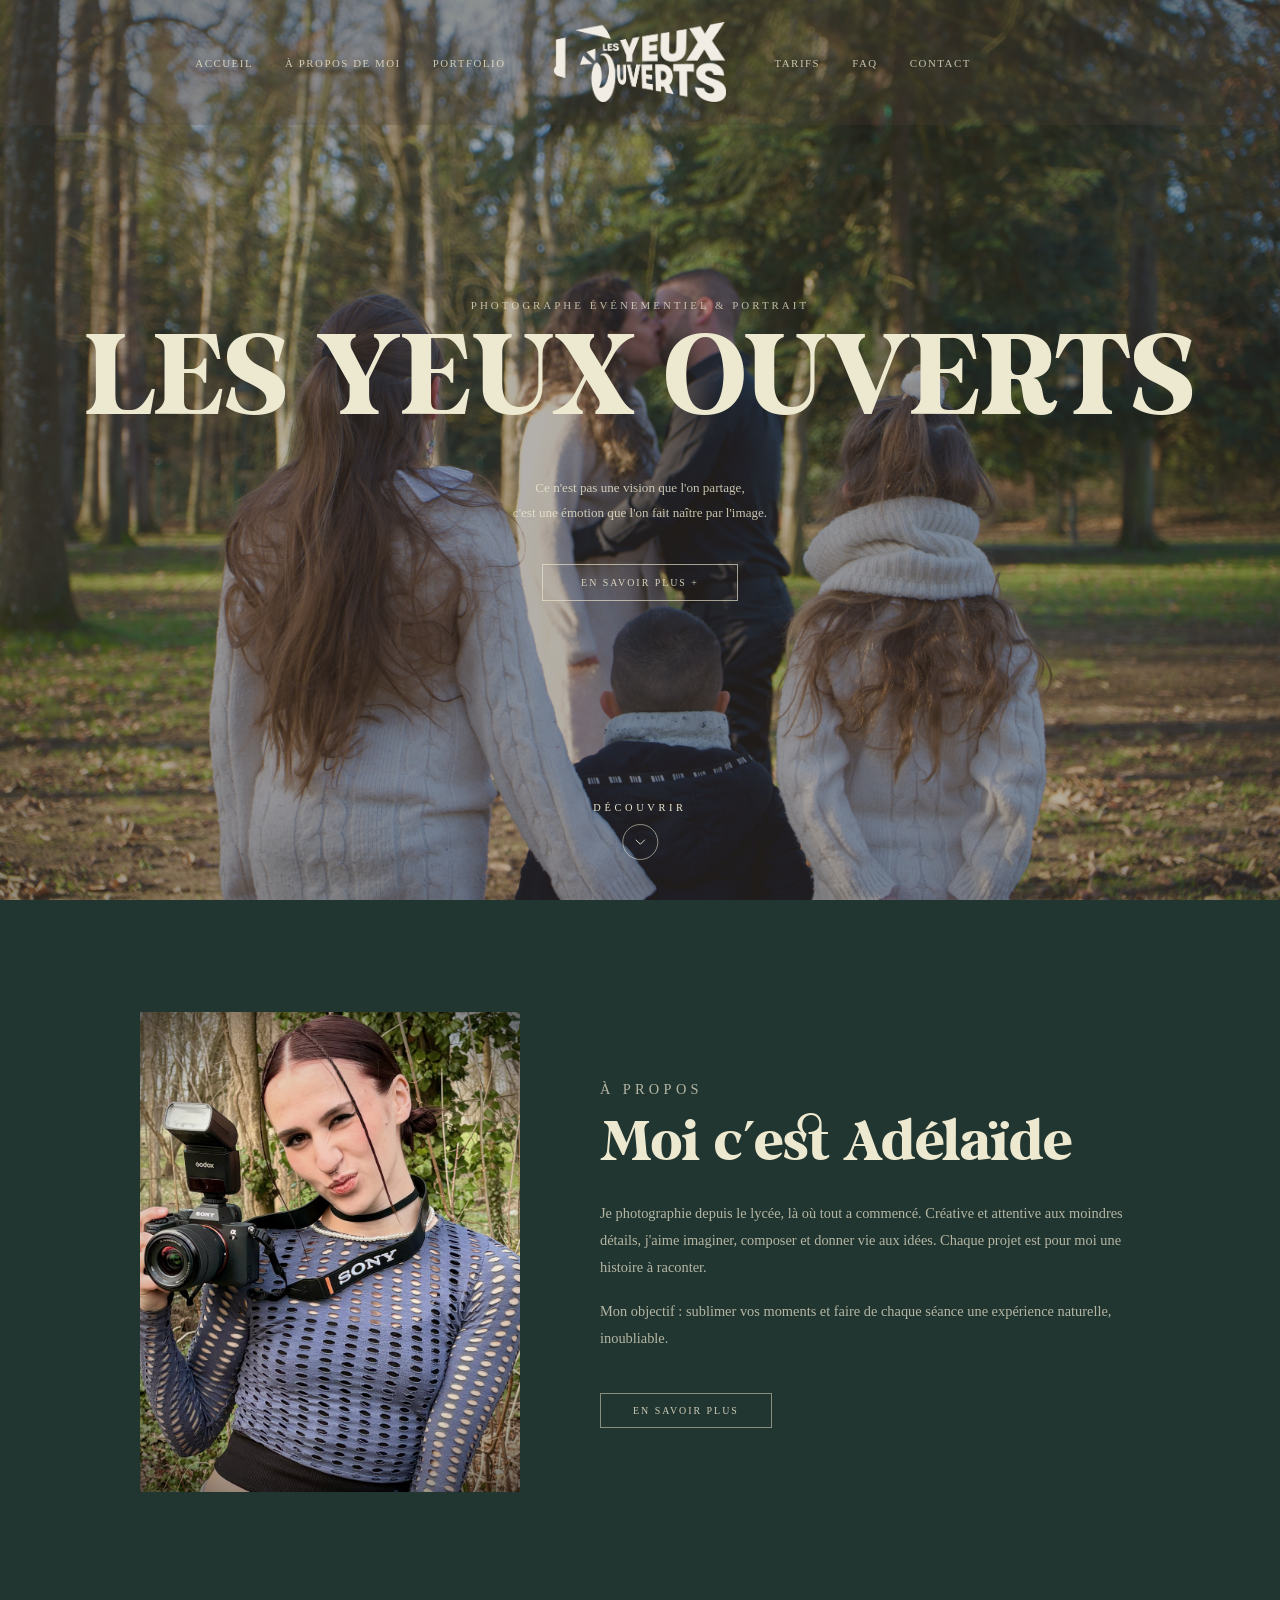
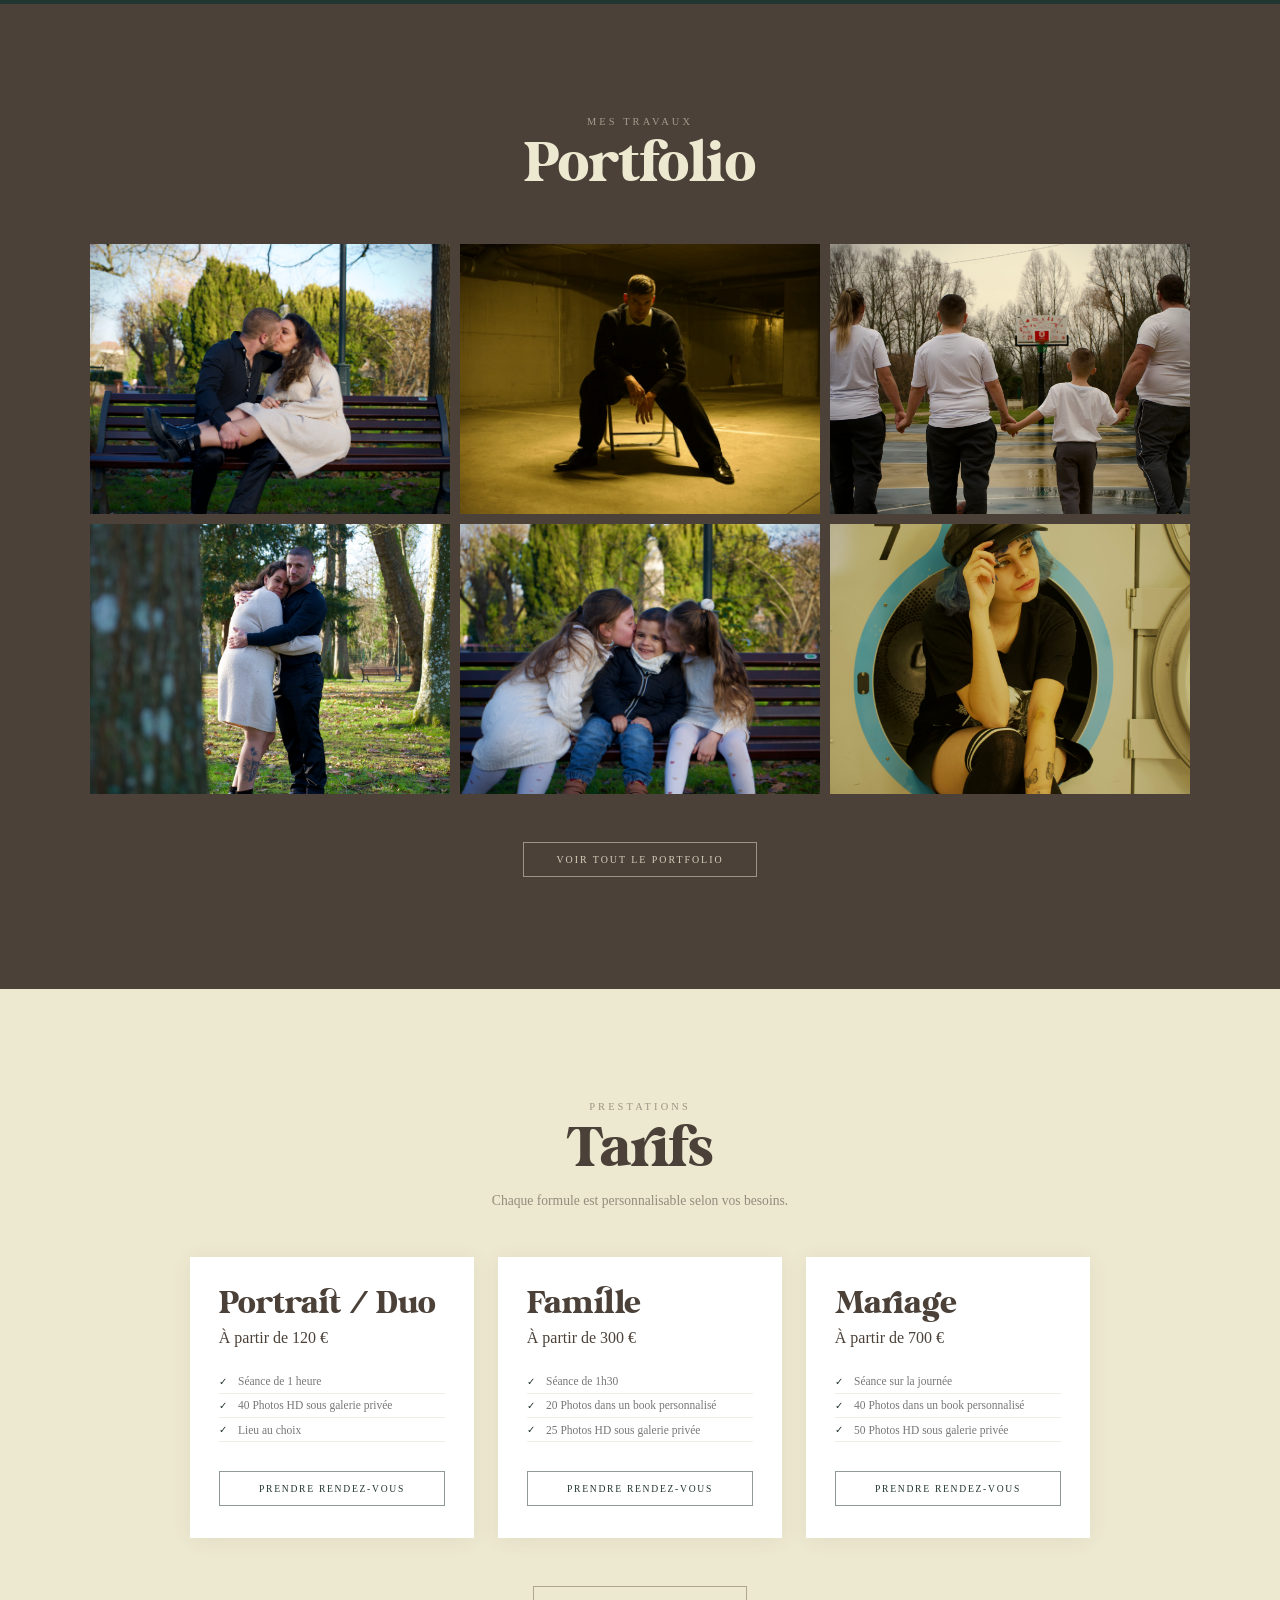
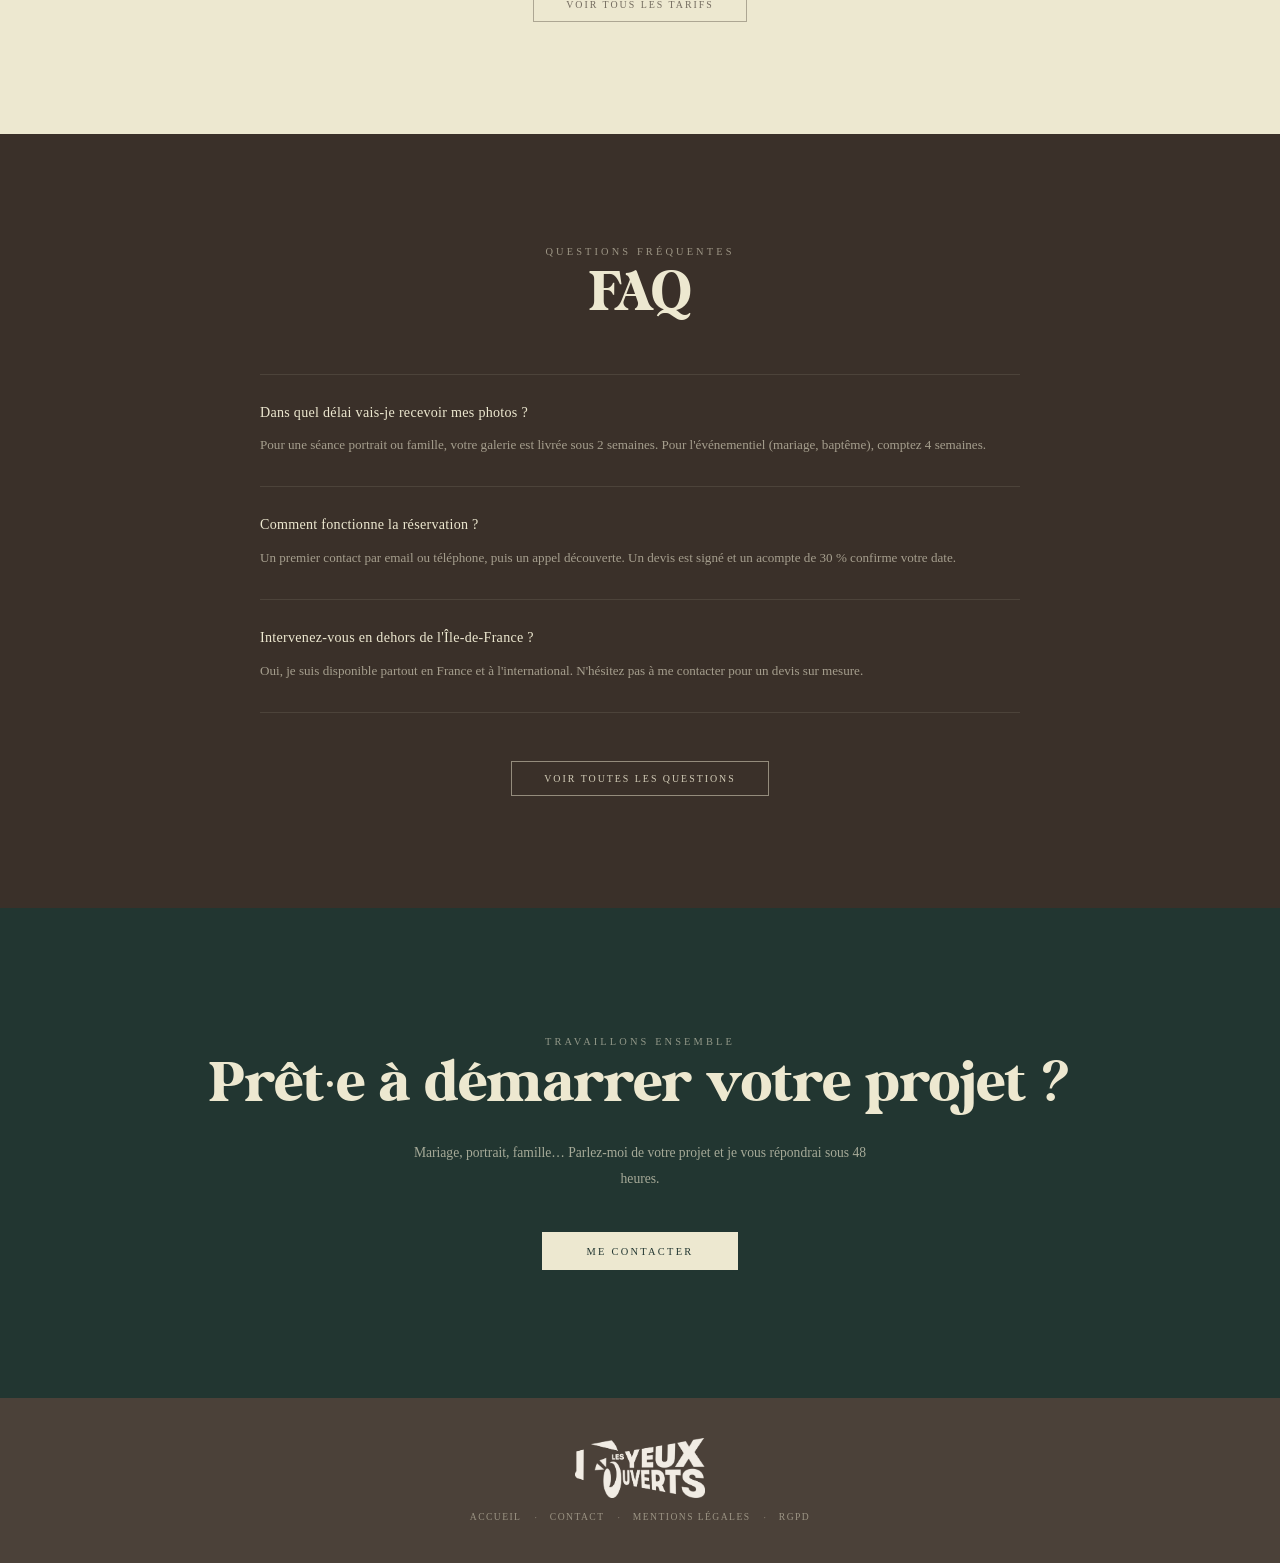
<file: index.html>
<!DOCTYPE HTML>
<html lang="fr">
<head>
	<meta charset="utf-8" />
	<meta name="viewport" content="width=device-width, initial-scale=1, user-scalable=no" />
	<title>Les yeux ouverts — Photographe mariage & portrait en Île-de-France</title>
	<meta name="description" content="Adélaïde Dronne, Photographe événementielle et portrait en Île-de-France. Mariages, Portraits, Familles, Baptêmes, Automobile, Anniversaire, Naissance, Entreprise, Évènement sportif" />
	<link rel="canonical" href="https://les-yeux-ouverts.fr/" />
	<meta property="og:type" content="website" />
	<meta property="og:url" content="https://les-yeux-ouverts.fr/" />
	<meta property="og:title" content="Les yeux ouverts — Photographe mariage & portrait en Île-de-France" />
	<meta property="og:description" content="Adélaïde Dronne, Photographe événementielle et portrait en Île-de-France. Mariages, Portraits, Familles, Baptêmes, Automobile, Anniversaire, Naissance, Entreprise, Evènement sportif" />
	<meta property="og:image" content="https://les-yeux-ouverts.fr/images/favicon.png" />
	<meta property="og:locale" content="fr_FR" />
	<script type="application/ld+json">
	{
	  "@context": "https://schema.org",
	  "@type": "ProfessionalService",
	  "name": "Les yeux ouverts",
	  "description": "Photographe événementielle et portrait en Île-de-France, spécialisée en mariage, portrait, famille et baptême.",
	  "url": "https://les-yeux-ouverts.fr/",
	  "image": "https://les-yeux-ouverts.fr/images/about.jpg",
	  "telephone": "+33762194179",
	  "email": "lesyeuxouverts@icloud.com",
	  "address": {
	    "@type": "PostalAddress",
	    "addressRegion": "Île-de-France",
	    "addressCountry": "FR"
	  },
	  "areaServed": [
	    {
	      "@type": "Country",
	      "name": "France"
	    },
	    {
	      "@type": "City",
	      "name": "La Ferté-Gaucher"
	    },
	    {
	      "@type": "City",
	      "name": "Marne-la-Vallée"
	    }
	  ],
	  "sameAs": [
	    "https://www.instagram.com/lesyeuxouverts",
	    "https://www.facebook.com/share/1DU2SxT2sF/",
	    "https://www.tiktok.com/@lesyeux.ouverts"
	  ],
	  "priceRange": "€€"
	}
	</script>
	<link rel="icon" type="image/png" href="images/favicon.png">
	<link rel="stylesheet" href="assets/css/main.css" />
</head>
<body>

	<!-- Navigation -->
	<nav id="navbar">
		<ul class="nav-left">
			<li><a href="index.html">Accueil</a></li>
			<li><a href="a-propos.html">À propos de moi</a></li>
			<li><a href="portfolio.html">Portfolio</a></li>
		</ul>
		<div class="nav-brand">
			<a href="index.html"><img src="images/logo.png" alt="Les yeux ouverts" class="nav-logo" /></a>
		</div>
		<ul class="nav-right">
			<li><a href="tarifs.html">Tarifs</a></li>
			<li><a href="faq.html">FAQ</a></li>
			<li><a href="contact.html">Contact</a></li>
		</ul>
		<button class="hamburger" id="hamburger" aria-label="Menu">
			<span></span>
			<span></span>
			<span></span>
		</button>
	</nav>

	<div id="nav-mobile">
		<a href="index.html" class="active">Accueil</a>
		<a href="a-propos.html">À propos de moi</a>
		<a href="portfolio.html">Portfolio</a>
		<a href="tarifs.html">Tarifs</a>
		<a href="faq.html">FAQ</a>
		<a href="contact.html">Contact</a>
	</div>

	<!-- Hero -->
	<section id="hero">
		<div class="hero-content">
			<p class="hero-subtitle">Photographe Événementiel &amp; portrait</p>
			<h1 class="hero-title">Les yeux ouverts</h1>
			<p class="hero-description">
				Ce n'est pas une vision que l'on partage,<br>
				c'est une émotion que l'on fait naître par l'image.
			</p>
			<a href="tarifs.html" class="hero-btn">En savoir plus +</a>
		</div>
		<a href="#home-about" class="scroll-indicator" aria-label="Défiler vers le bas">
			<span class="scroll-text">Découvrir</span>
			<svg xmlns="http://www.w3.org/2000/svg" viewBox="0 0 24 24" fill="none" stroke="currentColor" stroke-width="1.2"><polyline points="6 9 12 15 18 9"/></svg>
		</a>
	</section>

	<!-- À propos preview -->
	<section id="home-about">
		<div class="home-about-inner">
			<div class="home-about-img">
				<img src="images/about.jpg" alt="Adélaïde Dronne photographe" />
			</div>
			<div class="home-about-text">
				<p class="home-label">À propos</p>
				<h2 class="home-title">Moi c'est Adélaïde</h2>
				<p>Je photographie depuis le lycée, là où tout a commencé. Créative et attentive aux moindres détails, j'aime imaginer, composer et donner vie aux idées. Chaque projet est pour moi une histoire à raconter.</p>
				<p>Mon objectif : sublimer vos moments et faire de chaque séance une expérience naturelle, inoubliable.</p>
				<a href="a-propos.html" class="home-link">En savoir plus</a>
			</div>
		</div>
	</section>

	<!-- Portfolio preview -->
	<section id="home-portfolio">
		<div class="home-section-header">
			<p class="home-label">Mes travaux</p>
			<h2 class="home-title">Portfolio</h2>
		</div>
		<div class="home-portfolio-grid">
			<div class="home-portfolio-item"><img src="images/portfolio/DSC00042.jpeg" alt="Couple au parc" /></div>
			<div class="home-portfolio-item"><img src="images/portfolio/DSC00379.jpeg" alt="Portrait" /></div>
			<div class="home-portfolio-item"><img src="images/portfolio/IMG_3418.jpeg" alt="Famille" /></div>
			<div class="home-portfolio-item"><img src="images/portfolio/DSC00152.jpeg" alt="Couple enlacé" /></div>
			<div class="home-portfolio-item"><img src="images/portfolio/DSC00064.jpeg" alt="Enfants" /></div>
			<div class="home-portfolio-item"><img src="images/portfolio/DSC00489.jpeg" alt="Portrait femme" /></div>
		</div>
		<div class="home-center">
			<a href="portfolio.html" class="home-link">Voir tout le portfolio</a>
		</div>
	</section>

	<!-- Tarifs preview -->
	<section id="home-tarifs">
		<div class="home-section-header">
			<p class="home-label">Prestations</p>
			<h2 class="home-title">Tarifs</h2>
			<p class="home-intro">Chaque formule est personnalisable selon vos besoins.</p>
		</div>
		<div class="home-tarifs-grid">
			<div class="home-card">
				<h3 class="home-card-title">Portrait / Duo</h3>
				<p class="home-card-price">À partir de 120 €</p>
				<ul class="home-card-features">
					<li>Séance de 1 heure</li>
					<li>40 Photos HD sous galerie privée</li>
					<li>Lieu au choix</li>
				</ul>
				<a href="contact.html" class="home-card-btn">Prendre rendez-vous</a>
			</div>
			<div class="home-card">
				<h3 class="home-card-title">Famille</h3>
				<p class="home-card-price">À partir de 300 €</p>
				<ul class="home-card-features">
					<li>Séance de 1h30</li>
					<li>20 Photos dans un book personnalisé</li>
					<li>25 Photos HD sous galerie privée</li>
				</ul>
				<a href="contact.html" class="home-card-btn">Prendre rendez-vous</a>
			</div>
			<div class="home-card">
				<h3 class="home-card-title">Mariage</h3>
				<p class="home-card-price">À partir de 700 €</p>
				<ul class="home-card-features">
					<li>Séance sur la journée</li>
					<li>40 Photos dans un book personnalisé</li>
					<li>50 Photos HD sous galerie privée</li>
				</ul>
				<a href="contact.html" class="home-card-btn">Prendre rendez-vous</a>
			</div>
		</div>
		<div class="home-center">
			<a href="tarifs.html" class="home-link">Voir tous les tarifs</a>
		</div>
	</section>

	<!-- FAQ preview -->
	<section id="home-faq">
		<div class="home-section-header">
			<p class="home-label">Questions fréquentes</p>
			<h2 class="home-title">FAQ</h2>
		</div>
		<div class="home-faq-list">
			<div class="home-faq-item">
				<p class="home-faq-question">Dans quel délai vais-je recevoir mes photos ?</p>
				<p class="home-faq-answer">Pour une séance portrait ou famille, votre galerie est livrée sous 2 semaines. Pour l'événementiel (mariage, baptême), comptez 4 semaines.</p>
			</div>
			<div class="home-faq-item">
				<p class="home-faq-question">Comment fonctionne la réservation ?</p>
				<p class="home-faq-answer">Un premier contact par email ou téléphone, puis un appel découverte. Un devis est signé et un acompte de 30 % confirme votre date.</p>
			</div>
			<div class="home-faq-item">
				<p class="home-faq-question">Intervenez-vous en dehors de l'Île-de-France ?</p>
				<p class="home-faq-answer">Oui, je suis disponible partout en France et à l'international. N'hésitez pas à me contacter pour un devis sur mesure.</p>
			</div>
		</div>
		<div class="home-center">
			<a href="faq.html" class="home-link">Voir toutes les questions</a>
		</div>
	</section>

	<!-- Contact CTA -->
	<section id="home-contact">
		<p class="home-label">Travaillons ensemble</p>
		<h2 class="home-title">Prêt·e à démarrer votre projet ?</h2>
		<p class="home-contact-desc">Mariage, portrait, famille… Parlez-moi de votre projet et je vous répondrai sous 48 heures.</p>
		<a href="contact.html" class="home-contact-btn">Me contacter</a>
	</section>

	<!-- Footer -->
	<footer id="footer">
		<div class="footer-inner">
			<div class="footer-brand"><img src="images/logo.png" alt="Les yeux ouverts" class="footer-logo" /></div>
			<div class="footer-links">
				<a href="index.html">Accueil</a>
				<span>·</span>
				<a href="contact.html">Contact</a>
				<span>·</span>
				<a href="mentions-legales.html">Mentions légales</a>
				<span>·</span>
				<a href="rgpd.html">RGPD</a>
			</div>
		</div>
	</footer>

	<script src="assets/js/nav.js"></script>
	<script>
		document.querySelector('.scroll-indicator').addEventListener('click', function(e) {
			e.preventDefault();
			const target = document.querySelector('#home-about');
			const start = window.scrollY;
			const end = target.getBoundingClientRect().top + window.scrollY;
			const duration = 1200;
			let startTime = null;

			function easeInOutCubic(t) {
				return t < 0.5 ? 4 * t * t * t : 1 - Math.pow(-2 * t + 2, 3) / 2;
			}

			function step(timestamp) {
				if (!startTime) startTime = timestamp;
				const elapsed = timestamp - startTime;
				const progress = Math.min(elapsed / duration, 1);
				window.scrollTo(0, start + (end - start) * easeInOutCubic(progress));
				if (progress < 1) requestAnimationFrame(step);
			}

			requestAnimationFrame(step);
		});
	</script>
</body>
</html>
</file>
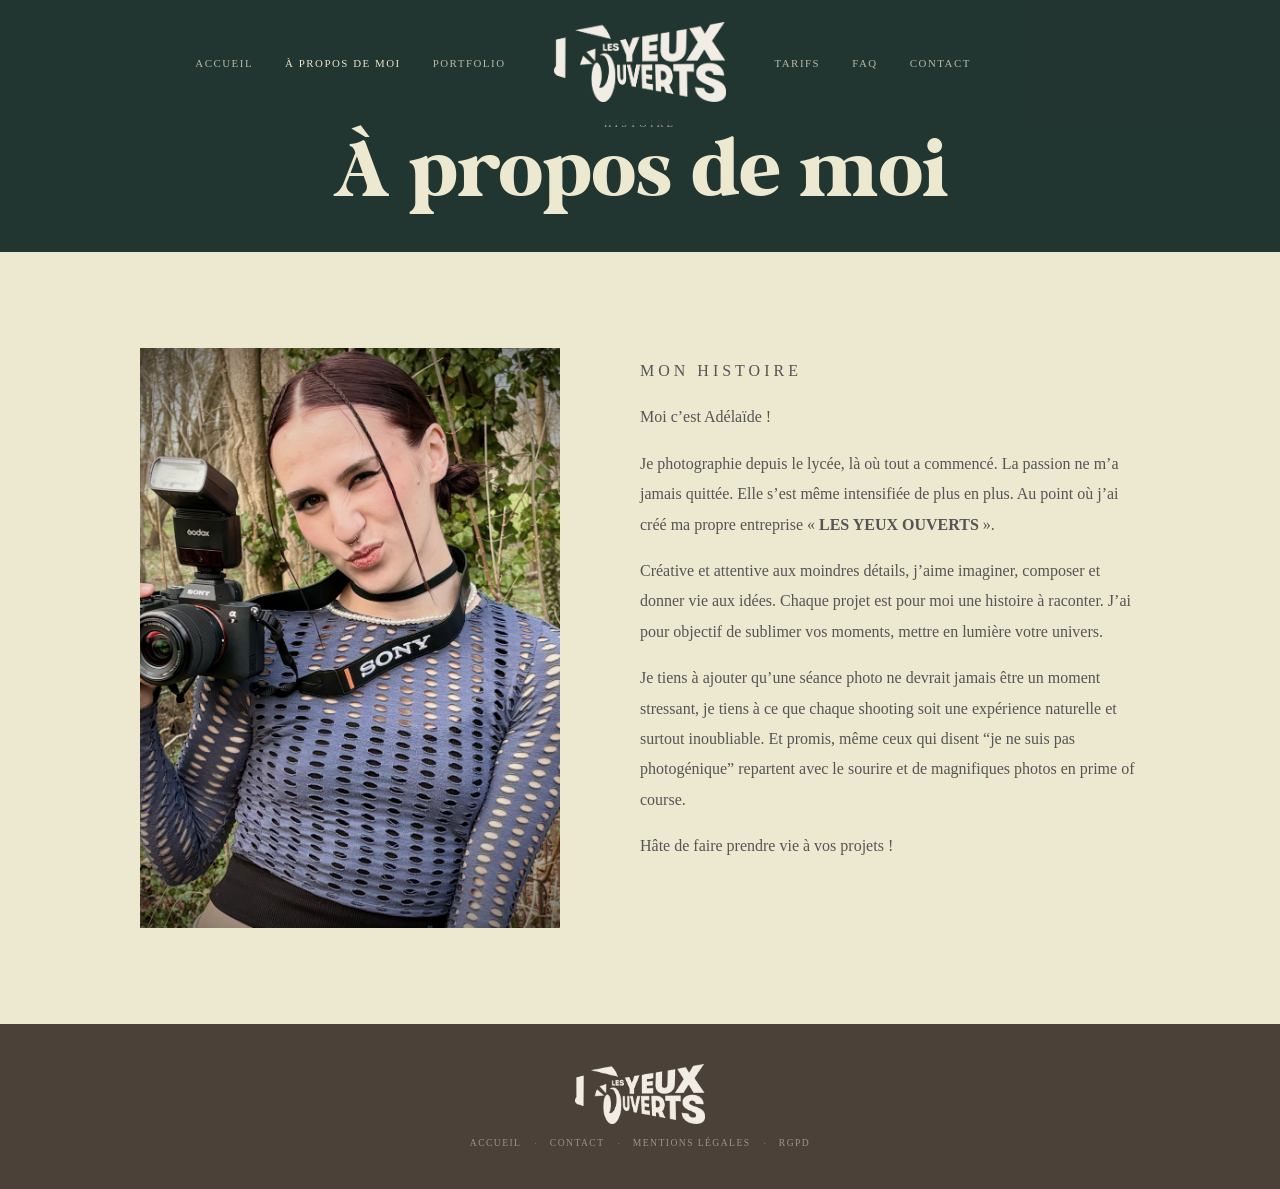
<file: a-propos.html>
<!DOCTYPE HTML>
<html lang="fr">
<head>
	<meta charset="utf-8" />
	<meta name="viewport" content="width=device-width, initial-scale=1, user-scalable=no" />
	<title>À propos — Adélaïde Dronne, photographe Les yeux ouverts</title>
	<meta name="description" content="Adélaïde Dronne, Photographe passionnée basée en Île-de-France. Mariage, Portrait, Famille, Baptême, Automobile, Anniversaire, Naissance — chaque séance est une histoire à raconter." />
	<link rel="canonical" href="https://les-yeux-ouverts.fr/a-propos.html" />
	<meta property="og:type" content="website" />
	<meta property="og:url" content="https://les-yeux-ouverts.fr/a-propos.html" />
	<meta property="og:title" content="À propos — Adélaïde Dronne, photographe Les yeux ouverts" />
	<meta property="og:description" content="Adélaïde Dronne, Photographe passionnée basée en Île-de-France. Mariage, Portrait, Famille, Baptême, Automobile, Anniversaire, Naissance — chaque séance est une histoire à raconter." />
	<meta property="og:image" content="https://les-yeux-ouverts.fr/images/favicon.png" />
	<meta property="og:locale" content="fr_FR" />
	<link rel="icon" type="image/png" href="images/favicon.png">
	<link rel="stylesheet" href="assets/css/about.css" />
</head>
<body>

	<!-- Navigation -->
	<nav id="navbar">
		<ul class="nav-left">
			<li><a href="index.html">Accueil</a></li>
			<li><a href="a-propos.html" class="active">À propos de moi</a></li>
			<li><a href="portfolio.html">Portfolio</a></li>
		</ul>
		<div class="nav-brand">
			<a href="index.html"><img src="images/logo.png" alt="Les yeux ouverts" class="nav-logo" /></a>
		</div>
		<ul class="nav-right">
			<li><a href="tarifs.html">Tarifs</a></li>
			<li><a href="faq.html">FAQ</a></li>
			<li><a href="contact.html">Contact</a></li>
		</ul>
		<button class="hamburger" id="hamburger" aria-label="Menu">
			<span></span>
			<span></span>
			<span></span>
		</button>
	</nav>

	<div id="nav-mobile">
		<a href="index.html">Accueil</a>
		<a href="a-propos.html" class="active">À propos de moi</a>
		<a href="portfolio.html">Portfolio</a>
		<a href="tarifs.html">Tarifs</a>
		<a href="faq.html">FAQ</a>
		<a href="contact.html">Contact</a>
	</div>

	<!-- Hero -->
	<section id="about-hero">
		<div class="about-hero-content">
			<p class="about-hero-label">Histoire</p>
			<h1 class="about-hero-title">À propos de moi</h1>
		</div>
	</section>

	<!-- About content -->
	<section id="about-content">
		<div class="about-inner">
			<div class="about-photo">
				<img src="images/about.jpg" alt="Adélaïde Dronne photographe" />
			</div>
			<div class="about-text">
				<p class="about-label">Mon histoire</p>
				<p>
					Moi c’est Adélaïde  !
				</p>
				<p>
					Je photographie depuis le lycée, là où tout a commencé. La passion ne m’a jamais quittée. Elle s’est même intensifiée de plus en plus. Au point où j’ai 
					créé ma propre entreprise « <b>LES YEUX OUVERTS</b> ».
				</p>
				<p>
					Créative et attentive aux moindres détails, j’aime imaginer, composer et donner vie aux idées. Chaque projet est pour moi une 
					histoire à raconter. J’ai pour objectif de sublimer vos moments, mettre en lumière votre univers. 
				</p>
				<p>
					Je tiens à ajouter qu’une séance photo ne devrait jamais être un moment stressant, je tiens à ce que chaque shooting soit une 
					expérience naturelle et surtout inoubliable. Et promis, même ceux qui disent “je ne suis pas photogénique” repartent avec le 
					sourire et de magnifiques photos en prime of course. 
				</p>
				<p>
					Hâte de faire prendre vie à vos projets !
				</p>
				</div>
			</div>
		</div>
	</section>

	<!-- Quote -->
	<!-- <section id="about-quote">
		<blockquote>
			<p>"Ce que j'ai vu est devenu ce que je suis."</p>
			<cite>— Adélaïde Dronne</cite>
		</blockquote>
	</section> -->

	<!-- Footer -->
	<footer id="footer">
		<div class="footer-inner">
			<div class="footer-brand"><img src="images/logo.png" alt="Les yeux ouverts" class="footer-logo" /></div>
			<div class="footer-links">
				<a href="index.html">Accueil</a>
				<span>·</span>
				<a href="contact.html">Contact</a>
				<span>·</span>
				<a href="mentions-legales.html">Mentions légales</a>
				<span>·</span>
				<a href="rgpd.html">RGPD</a>
			</div>
		</div>
	</footer>

	<script src="assets/js/nav.js"></script>
</body>
</html>
</file>
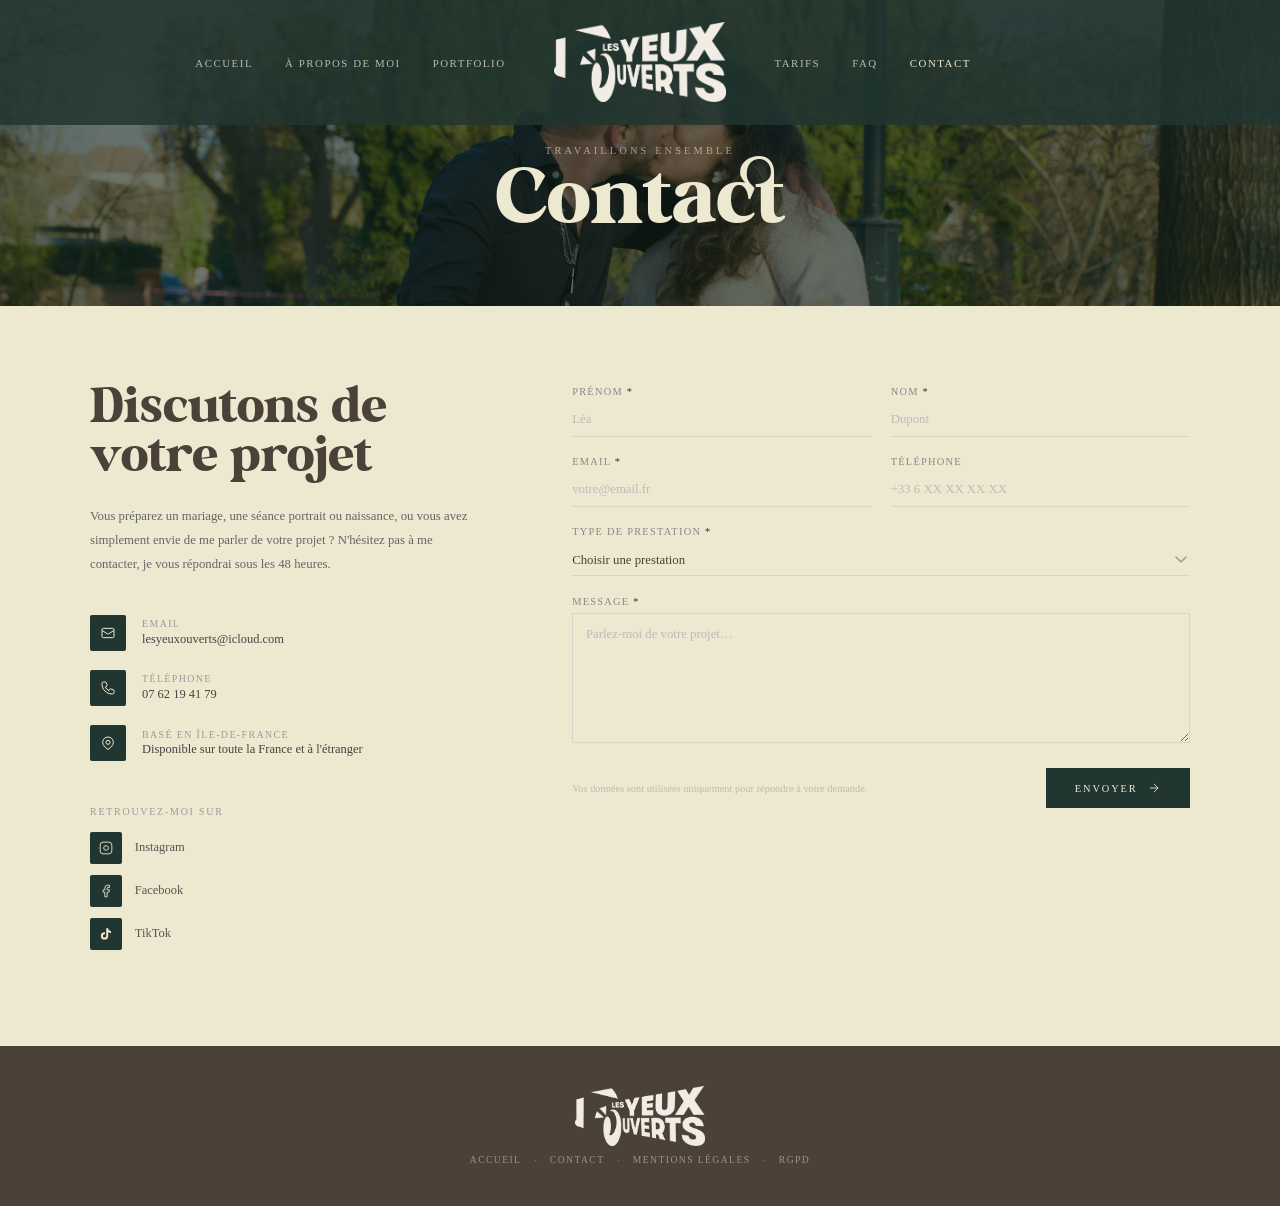
<file: contact.html>
<!DOCTYPE HTML>
<html lang="fr">
<head>
	<meta charset="utf-8" />
	<meta name="viewport" content="width=device-width, initial-scale=1, user-scalable=no" />
	<title>Contact — Réserver une séance photo — Les yeux ouverts</title>
	<meta name="description" content="Contact Les yeux ouverts — Mariage, Portrait, Famille, Baptême, Automobile, Anniversaire, Naissance. Photographe en Île-de-France, La Ferté-Gaucher, Marne-la-Vallée. Devis sur mesure." />
	<link rel="canonical" href="https://les-yeux-ouverts.fr/contact.html" />
	<meta property="og:type" content="website" />
	<meta property="og:url" content="https://les-yeux-ouverts.fr/contact.html" />
	<meta property="og:title" content="Contact — Réserver une séance photo — Les yeux ouverts" />
	<meta property="og:description" content="Contact Les yeux ouverts — Mariage, Portrait, Famille, Baptême, Automobile, Anniversaire, Naissance. Photographe en Île-de-France, La Ferté-Gaucher, Marne-la-Vallée. Devis sur mesure." />
	<meta property="og:image" content="https://les-yeux-ouverts.fr/images/favicon.png" />
	<meta property="og:locale" content="fr_FR" />
	<link rel="icon" type="image/png" href="images/favicon.png">
	<link rel="stylesheet" href="assets/css/contact.css" />
</head>
<body>

	<!-- Navigation -->
	<nav id="navbar">
		<ul class="nav-left">
			<li><a href="index.html">Accueil</a></li>
			<li><a href="a-propos.html">À propos de moi</a></li>
			<li><a href="portfolio.html">Portfolio</a></li>
		</ul>
		<div class="nav-brand">
			<a href="index.html"><img src="images/logo.png" alt="Les yeux ouverts" class="nav-logo" /></a>
		</div>
		<ul class="nav-right">
			<li><a href="tarifs.html">Tarifs</a></li>
			<li><a href="faq.html">FAQ</a></li>
			<li><a href="contact.html" class="active">Contact</a></li>
		</ul>
		<button class="hamburger" id="hamburger" aria-label="Menu">
			<span></span>
			<span></span>
			<span></span>
		</button>
	</nav>

	<div id="nav-mobile">
		<a href="index.html">Accueil</a>
		<a href="a-propos.html">À propos de moi</a>
		<a href="portfolio.html">Portfolio</a>
		<a href="tarifs.html">Tarifs</a>
		<a href="faq.html">FAQ</a>
		<a href="contact.html" class="active">Contact</a>
	</div>

	<!-- Hero -->
	<section id="contact-hero">
		<div class="contact-hero-content">
			<p class="contact-hero-label">Travaillons ensemble</p>
			<h1 class="contact-hero-title">Contact</h1>
		</div>
	</section>

	<!-- Contenu -->
	<section id="contact-content">
		<div class="contact-inner">

			<!-- Colonne gauche -->
			<div class="contact-left">
				<h2 class="contact-heading">Discutons de votre projet</h2>
				<p class="contact-desc">
					Vous préparez un mariage, une séance portrait ou naissance, ou vous avez simplement envie de me parler de votre projet ? N'hésitez pas à me contacter, je vous répondrai sous les 48 heures.
				</p>

				<ul class="contact-infos">
					<li>
						<div class="contact-icon">
							<svg xmlns="http://www.w3.org/2000/svg" viewBox="0 0 24 24" fill="none" stroke="currentColor" stroke-width="1.5"><path d="M3 8l7.89 5.26a2 2 0 002.22 0L21 8M5 19h14a2 2 0 002-2V7a2 2 0 00-2-2H5a2 2 0 00-2 2v10a2 2 0 002 2z"/></svg>
						</div>
						<div>
							<span class="info-label">Email</span>
							<a href="mailto:contact@lesyeuxouverts.fr">lesyeuxouverts@icloud.com</a>
						</div>
					</li>
					<li>
						<div class="contact-icon">
							<svg xmlns="http://www.w3.org/2000/svg" viewBox="0 0 24 24" fill="none" stroke="currentColor" stroke-width="1.5"><path d="M3 5a2 2 0 012-2h3.28a1 1 0 01.948.684l1.498 4.493a1 1 0 01-.502 1.21l-2.257 1.13a11.042 11.042 0 005.516 5.516l1.13-2.257a1 1 0 011.21-.502l4.493 1.498a1 1 0 01.684.949V19a2 2 0 01-2 2h-1C9.716 21 3 14.284 3 6V5z"/></svg>
						</div>
						<div>
							<span class="info-label">Téléphone</span>
							<a href="">07 62 19 41 79</a>
						</div>
					</li>
					<li>
						<div class="contact-icon">
							<svg xmlns="http://www.w3.org/2000/svg" viewBox="0 0 24 24" fill="none" stroke="currentColor" stroke-width="1.5"><path d="M17.657 16.657L13.414 20.9a1.998 1.998 0 01-2.827 0l-4.244-4.243a8 8 0 1111.314 0z"/><path d="M15 11a3 3 0 11-6 0 3 3 0 016 0z"/></svg>
						</div>
						<div>
							<span class="info-label">Basé en Île-de-France</span>
							<span>Disponible sur toute la France et à l'étranger</span>
						</div>
					</li>
				</ul>

				<div class="contact-socials">
					<p class="socials-label">Retrouvez-moi sur</p>
					<ul class="socials-list">
						<li>
							<a href="https://www.instagram.com/lesyeuxouverts" target="_blank" rel="noopener">
								<span class="social-icon">
									<svg xmlns="http://www.w3.org/2000/svg" viewBox="0 0 24 24" fill="none" stroke="currentColor" stroke-width="1.5"><rect x="2" y="2" width="20" height="20" rx="5" ry="5"/><path d="M16 11.37A4 4 0 1112.63 8 4 4 0 0116 11.37z"/><line x1="17.5" y1="6.5" x2="17.51" y2="6.5"/></svg>
								</span>
								Instagram
							</a>
						</li>
						<li>
							<a href="https://www.facebook.com/share/1DU2SxT2sF/?mibextid=wwXIfr" target="_blank" rel="noopener">
								<span class="social-icon">
									<svg xmlns="http://www.w3.org/2000/svg" viewBox="0 0 24 24" fill="none" stroke="currentColor" stroke-width="1.5"><path d="M18 2h-3a5 5 0 00-5 5v3H7v4h3v8h4v-8h3l1-4h-4V7a1 1 0 011-1h3z"/></svg>
								</span>
								Facebook
							</a>
						</li>
						<li>
							<a href="https://www.tiktok.com/@lesyeux.ouverts" target="_blank" rel="noopener">
								<span class="social-icon">
									<svg xmlns="http://www.w3.org/2000/svg" viewBox="0 0 24 24" fill="currentColor"><path d="M19.59 6.69a4.83 4.83 0 01-3.77-4.25V2h-3.45v13.67a2.89 2.89 0 01-2.88 2.5 2.89 2.89 0 01-2.89-2.89 2.89 2.89 0 012.89-2.89c.28 0 .54.04.79.1V9.01a6.27 6.27 0 00-.79-.05 6.34 6.34 0 00-6.34 6.34 6.34 6.34 0 006.34 6.34 6.34 6.34 0 006.33-6.34V8.69a8.18 8.18 0 004.78 1.52V6.75a4.85 4.85 0 01-1.01-.06z"/></svg>
								</span>
								TikTok
							</a>
						</li>
					</ul>
				</div>
			</div>

			<!-- Colonne droite : Formulaire -->
			<div class="contact-right">
				<div id="form-success">
					<svg xmlns="http://www.w3.org/2000/svg" viewBox="0 0 24 24" fill="none" stroke="currentColor" stroke-width="1.5"><polyline points="20 6 9 17 4 12"/></svg>
					<p>Merci pour votre message !</p>
					<span>Je vous répondrai dans les plus brefs délais.</span>
				</div>
				<form class="contact-form" action="https://formspree.io/f/mojkprqw" method="POST">
					<div class="form-row">
						<div class="form-group">
							<label for="prenom">Prénom <span>*</span></label>
							<input type="text" id="prenom" name="prenom" placeholder="Léa" required />
						</div>
						<div class="form-group">
							<label for="nom">Nom <span>*</span></label>
							<input type="text" id="nom" name="nom" placeholder="Dupont" required />
						</div>
					</div>
					<div class="form-row">
						<div class="form-group">
							<label for="email">Email <span>*</span></label>
							<input type="email" id="email" name="email" placeholder="votre@email.fr" required />
						</div>
						<div class="form-group">
							<label for="telephone">Téléphone</label>
							<input type="tel" id="telephone" name="telephone" placeholder="+33 6 XX XX XX XX" />
						</div>
					</div>
					<div class="form-group form-group--full">
						<label for="prestation">Type de prestation <span>*</span></label>
						<select id="prestation" name="prestation" required>
							<option value="" disabled selected>Choisir une prestation</option>
							<option value="portrait">Portrait / Duo</option>
							<option value="famille">Famille</option>
							<option value="mariage">Mariage</option>
							<option value="evenement">Baptême, Anniversaire, Naissance</option>
							<option value="automobile">Automobile</option>
							<option value="autre">Autre</option>
						</select>
					</div>
					<div class="form-group form-group--full">
						<label for="message">Message <span>*</span></label>
						<textarea id="message" name="message" placeholder="Parlez-moi de votre projet…" required></textarea>
					</div>
					<div class="form-footer">
						<span class="form-rgpd">Vos données sont utilisées uniquement pour répondre à votre demande.</span>
						<button type="submit" class="form-submit">
							Envoyer
							<svg xmlns="http://www.w3.org/2000/svg" viewBox="0 0 24 24" fill="none" stroke="currentColor" stroke-width="1.5"><line x1="5" y1="12" x2="19" y2="12"/><polyline points="12 5 19 12 12 19"/></svg>
						</button>
					</div>
				</form>
			</div>

		</div>
	</section>

	<!-- Footer -->
	<footer id="footer">
		<div class="footer-inner">
			<div class="footer-brand"><img src="images/logo.png" alt="Les yeux ouverts" class="footer-logo" /></div>
			<div class="footer-links">
				<a href="index.html">Accueil</a>
				<span>·</span>
				<a href="contact.html">Contact</a>
				<span>·</span>
				<a href="mentions-legales.html">Mentions légales</a>
				<span>·</span>
				<a href="rgpd.html">RGPD</a>
			</div>
		</div>
	</footer>

	<script src="assets/js/contact.js"></script>
	<script src="assets/js/nav.js"></script>
</body>
</html>
</file>
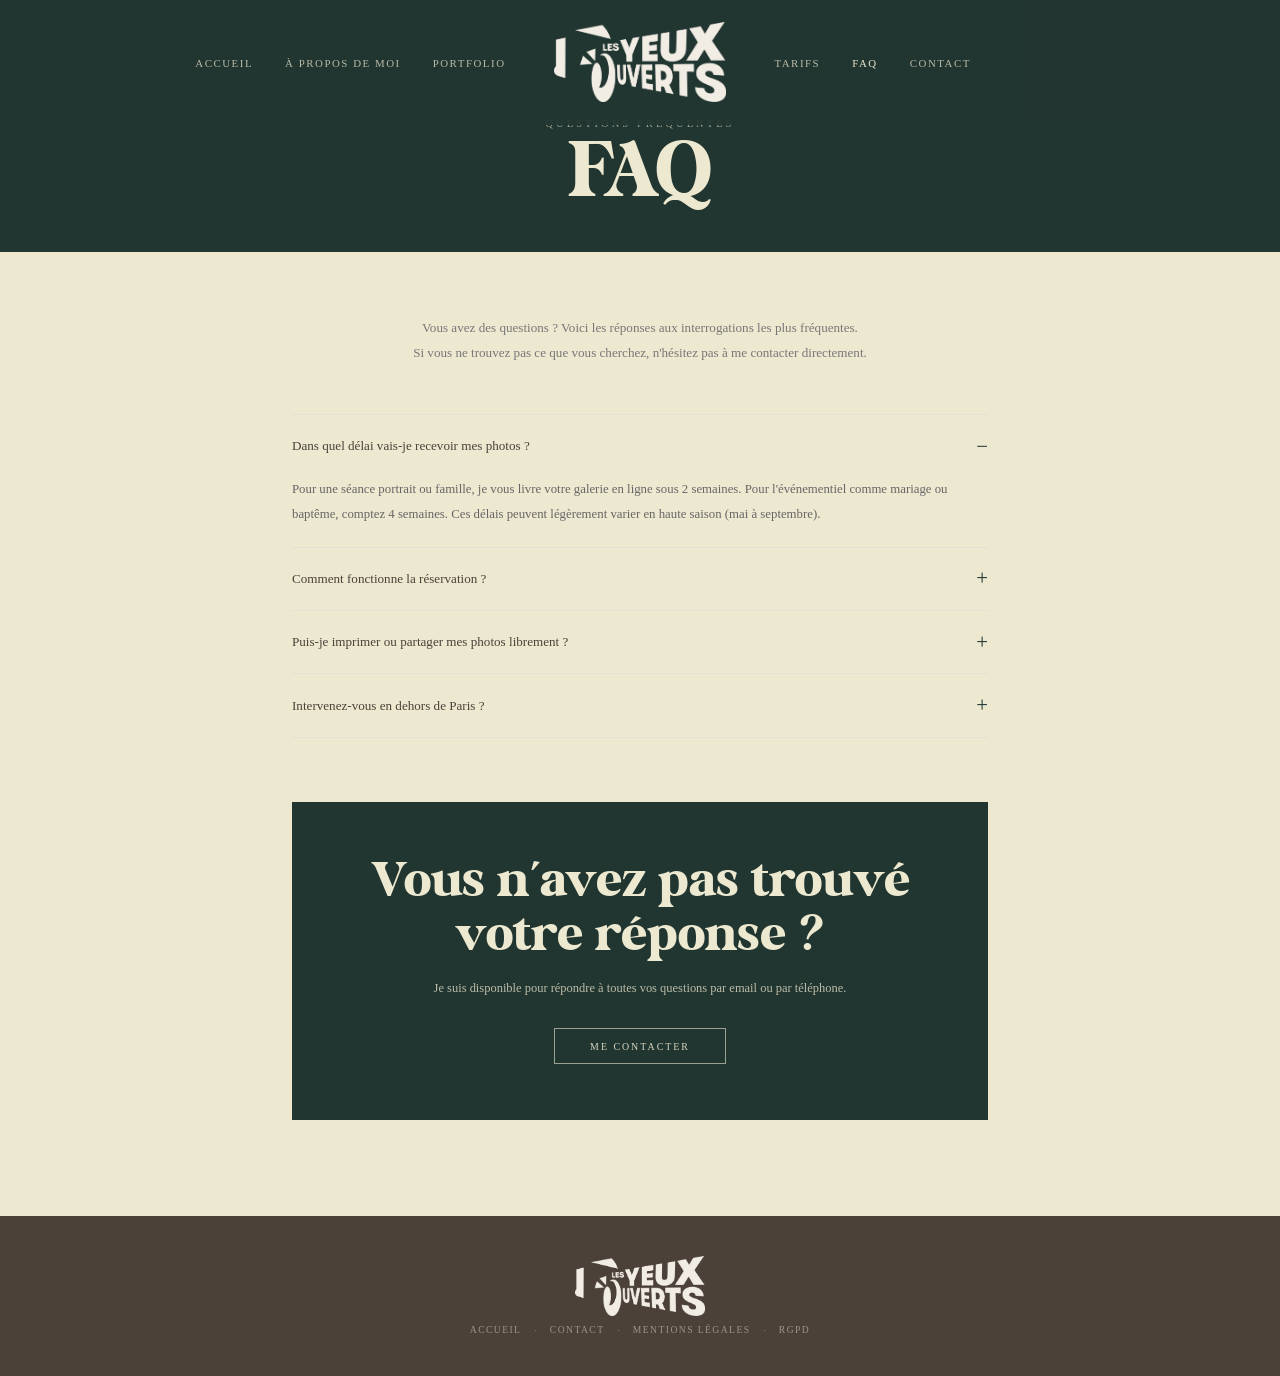
<file: faq.html>
<!DOCTYPE HTML>
<html lang="fr">
<head>
	<meta charset="utf-8" />
	<meta name="viewport" content="width=device-width, initial-scale=1, user-scalable=no" />
	<title>FAQ — Questions fréquentes — Les yeux ouverts photographe</title>
	<meta name="description" content="FAQ Les yeux ouverts — Délais de livraison, Réservation, Droits d'utilisation, Déplacements. Photographe en Île-de-France, La Ferté-Gaucher, Marne-la-Vallée." />
	<link rel="canonical" href="https://les-yeux-ouverts.fr/faq.html" />
	<meta property="og:type" content="website" />
	<meta property="og:url" content="https://les-yeux-ouverts.fr/faq.html" />
	<meta property="og:title" content="FAQ — Questions fréquentes — Les yeux ouverts photographe" />
	<meta property="og:description" content="FAQ Les yeux ouverts — Délais de livraison, Réservation, Droits d'utilisation, Déplacements. Photographe en Île-de-France, La Ferté-Gaucher, Marne-la-Vallée." />
	<meta property="og:image" content="https://les-yeux-ouverts.fr/images/favicon.png" />
	<meta property="og:locale" content="fr_FR" />
	<script type="application/ld+json">
	{
	  "@context": "https://schema.org",
	  "@type": "FAQPage",
	  "mainEntity": [
	    {
	      "@type": "Question",
	      "name": "Dans quel délai vais-je recevoir mes photos ?",
	      "acceptedAnswer": {
	        "@type": "Answer",
	        "text": "Pour une séance portrait ou famille, je vous livre votre galerie en ligne sous 2 semaines. Pour l'événementiel comme mariage ou baptême, comptez 4 semaines. Ces délais peuvent légèrement varier en haute saison (mai à septembre)."
	      }
	    },
	    {
	      "@type": "Question",
	      "name": "Comment fonctionne la réservation ?",
	      "acceptedAnswer": {
	        "@type": "Answer",
	        "text": "La réservation se fait en plusieurs étapes : un premier contact par email ou téléphone, puis un appel découverte pour cerner vos besoins. Un devis est ensuite signé et un acompte de 30 % est demandé pour confirmer votre date."
	      }
	    },
	    {
	      "@type": "Question",
	      "name": "Puis-je imprimer ou partager mes photos librement ?",
	      "acceptedAnswer": {
	        "@type": "Answer",
	        "text": "Oui, les photos vous sont livrées sous galerie privée. Vous pouvez les imprimer, les partager sur vos réseaux sociaux et les offrir à votre entourage. La revente ou l'utilisation commerciale sans accord préalable reste cependant interdite."
	      }
	    },
	    {
	      "@type": "Question",
	      "name": "Intervenez-vous en dehors de Paris ?",
	      "acceptedAnswer": {
	        "@type": "Answer",
	        "text": "Oui, je suis disponible partout en France et à l'international. Les déplacements de plus de 20km au delà de mon domicile font l'objet d'un forfait kilométrique ou d'un remboursement des frais de transport et d'hébergement selon les cas. N'hésitez pas à me contacter pour un devis sur mesure."
	      }
	    }
	  ]
	}
	</script>
	<link rel="icon" type="image/png" href="images/favicon.png">
	<link rel="stylesheet" href="assets/css/faq.css" />
</head>
<body>

	<nav id="navbar">
		<ul class="nav-left">
			<li><a href="index.html">Accueil</a></li>
			<li><a href="a-propos.html">À propos de moi</a></li>
			<li><a href="portfolio.html">Portfolio</a></li>
		</ul>
		<div class="nav-brand">
			<a href="index.html"><img src="images/logo.png" alt="Les yeux ouverts" class="nav-logo" /></a>
		</div>
		<ul class="nav-right">
			<li><a href="tarifs.html">Tarifs</a></li>
			<li><a href="faq.html" class="active">FAQ</a></li>
			<li><a href="contact.html">Contact</a></li>
		</ul>
		<button class="hamburger" id="hamburger" aria-label="Menu">
			<span></span>
			<span></span>
			<span></span>
		</button>
	</nav>

	<div id="nav-mobile">
		<a href="index.html">Accueil</a>
		<a href="a-propos.html">À propos de moi</a>
		<a href="portfolio.html">Portfolio</a>
		<a href="tarifs.html">Tarifs</a>
		<a href="faq.html" class="active">FAQ</a>
		<a href="contact.html">Contact</a>
	</div>

	<!-- Hero -->
	<section id="faq-hero">
		<div class="faq-hero-content">
			<p class="faq-hero-label">Questions fréquentes</p>
			<h1 class="faq-hero-title">FAQ</h1>
		</div>
	</section>

	<!-- Contenu FAQ -->
	<section id="faq-content">

		<p class="faq-intro">
			Vous avez des questions ? Voici les réponses aux interrogations les plus fréquentes.<br>
			Si vous ne trouvez pas ce que vous cherchez, n'hésitez pas à me contacter directement.
		</p>

		<div class="accordion">

			<div class="accordion-item open">
				<button class="accordion-btn">
					<span>Dans quel délai vais-je recevoir mes photos ?</span>
					<span class="accordion-icon">−</span>
				</button>
				<div class="accordion-panel">
					<p>Pour une séance portrait ou famille, je vous livre votre galerie en ligne sous 2 semaines. Pour l'événementiel comme mariage ou baptême, comptez 4 semaines. Ces délais peuvent légèrement varier en haute saison (mai à septembre).</p>
				</div>
			</div>

			<div class="accordion-item">
				<button class="accordion-btn">
					<span>Comment fonctionne la réservation ?</span>
					<span class="accordion-icon">+</span>
				</button>
				<div class="accordion-panel">
					<p>La réservation se fait en plusieurs étapes : un premier contact par email ou téléphone, puis un appel découverte pour cerner vos besoins. Un devis est ensuite signé et un acompte de 30 % est demandé pour confirmer votre date.</p>
				</div>
			</div>

			<div class="accordion-item">
				<button class="accordion-btn">
					<span>Puis-je imprimer ou partager mes photos librement ?</span>
					<span class="accordion-icon">+</span>
				</button>
				<div class="accordion-panel">
					<p>Oui, les photos vous sont livrées sous galerie privée. Vous pouvez les imprimer, les partager sur vos réseaux sociaux et les offrir à votre entourage. La revente ou l'utilisation commerciale sans accord préalable reste cependant interdite.</p>
				</div>
			</div>

			<div class="accordion-item">
				<button class="accordion-btn">
					<span>Intervenez-vous en dehors de Paris ?</span>
					<span class="accordion-icon">+</span>
				</button>
				<div class="accordion-panel">
					<p>Oui, je suis disponible partout en France et à l'international. Les déplacements de plus de 20km au delà de mon domicile font l'objet d'un forfait kilométrique ou d'un remboursement des frais de transport et d'hébergement selon les cas. N'hésitez pas à me contacter pour un devis sur mesure.</p>
				</div>
			</div>

		</div>

		<!-- CTA -->
		<div class="faq-cta">
			<h2 class="faq-cta-title">Vous n'avez pas trouvé votre réponse ?</h2>
			<p class="faq-cta-text">Je suis disponible pour répondre à toutes vos questions par email ou par téléphone.</p>
			<a href="contact.html" class="faq-cta-btn">Me contacter</a>
		</div>

	</section>

	<!-- Footer -->
	<footer id="footer">
		<div class="footer-inner">
			<div class="footer-brand"><img src="images/logo.png" alt="Les yeux ouverts" class="footer-logo" /></div>
			<div class="footer-links">
				<a href="index.html">Accueil</a>
				<span>·</span>
				<a href="contact.html">Contact</a>
				<span>·</span>
				<a href="mentions-legales.html">Mentions légales</a>
				<span>·</span>
				<a href="rgpd.html">RGPD</a>
			</div>
		</div>
	</footer>

	<script src="assets/js/faq.js"></script>
	<script src="assets/js/nav.js"></script>

</body>
</html>
</file>
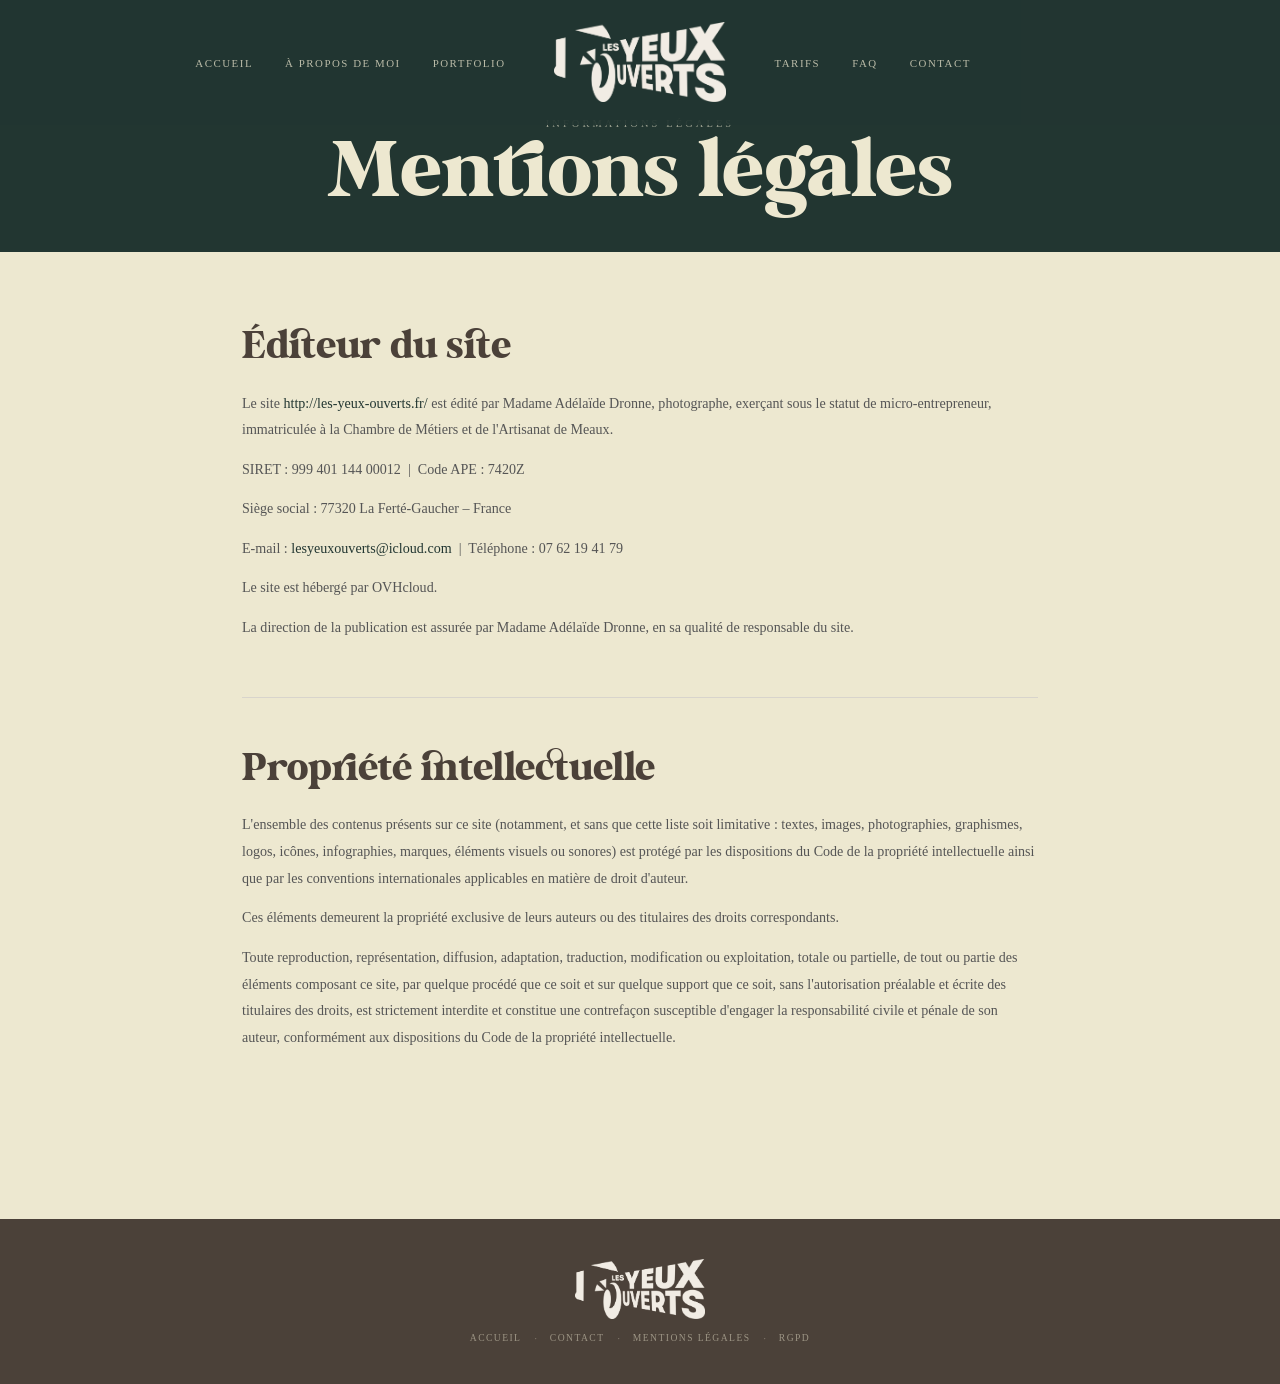
<file: mentions-legales.html>
<!DOCTYPE HTML>
<html lang="fr">
<head>
	<meta charset="utf-8" />
	<meta name="viewport" content="width=device-width, initial-scale=1, user-scalable=no" />
	<title>Mentions légales - Les yeux ouverts</title>
	<link rel="icon" type="image/png" href="images/favicon.png">
	<link rel="stylesheet" href="assets/css/mentions.css" />
</head>
<body>

	<!-- Navigation -->
	<nav id="navbar">
		<ul class="nav-left">
			<li><a href="index.html">Accueil</a></li>
			<li><a href="a-propos.html">À propos de moi</a></li>
			<li><a href="portfolio.html">Portfolio</a></li>
		</ul>
		<div class="nav-brand">
			<a href="index.html"><img src="images/logo.png" alt="Les yeux ouverts" class="nav-logo" /></a>
		</div>
		<ul class="nav-right">
			<li><a href="tarifs.html">Tarifs</a></li>
			<li><a href="faq.html">FAQ</a></li>
			<li><a href="contact.html">Contact</a></li>
		</ul>
		<button class="hamburger" id="hamburger" aria-label="Menu">
			<span></span>
			<span></span>
			<span></span>
		</button>
	</nav>

	<div id="nav-mobile">
		<a href="index.html">Accueil</a>
		<a href="a-propos.html">À propos de moi</a>
		<a href="portfolio.html">Portfolio</a>
		<a href="tarifs.html">Tarifs</a>
		<a href="faq.html">FAQ</a>
		<a href="contact.html">Contact</a>
	</div>

	<!-- Hero -->
	<section id="mentions-hero">
		<div>
			<p class="mentions-hero-label">Informations légales</p>
			<h1 class="mentions-hero-title">Mentions légales</h1>
		</div>
	</section>

	<!-- Contenu -->
	<main id="mentions-content">

		<section class="mentions-section">
			<h2>Éditeur du site</h2>
			<p>
				Le site <a href="http://les-yeux-ouverts.fr/">http://les-yeux-ouverts.fr/</a> est édité par Madame Adélaïde Dronne, photographe, exerçant sous le statut de micro-entrepreneur, immatriculée à la Chambre de Métiers et de l'Artisanat de Meaux.
			</p>
			<p>
				SIRET : 999 401 144 00012 &nbsp;|&nbsp; Code APE : 7420Z
			</p>
			<p>
				Siège social : 77320 La Ferté-Gaucher – France
			</p>
			<p>
				E-mail : <a href="mailto:lesyeuxouverts@icloud.com">lesyeuxouverts@icloud.com</a> &nbsp;|&nbsp; Téléphone : 07 62 19 41 79
			</p>
			<p>
				Le site est hébergé par OVHcloud.
			</p>
			<p>
				La direction de la publication est assurée par Madame Adélaïde Dronne, en sa qualité de responsable du site.
			</p>
		</section>

		<hr class="mentions-divider" />

		<section class="mentions-section">
			<h2>Propriété intellectuelle</h2>
			<p>
				L'ensemble des contenus présents sur ce site (notamment, et sans que cette liste soit limitative : textes, images, photographies, graphismes, logos, icônes, infographies, marques, éléments visuels ou sonores) est protégé par les dispositions du Code de la propriété intellectuelle ainsi que par les conventions internationales applicables en matière de droit d'auteur.
			</p>
			<p>
				Ces éléments demeurent la propriété exclusive de leurs auteurs ou des titulaires des droits correspondants.
			</p>
			<p>
				Toute reproduction, représentation, diffusion, adaptation, traduction, modification ou exploitation, totale ou partielle, de tout ou partie des éléments composant ce site, par quelque procédé que ce soit et sur quelque support que ce soit, sans l'autorisation préalable et écrite des titulaires des droits, est strictement interdite et constitue une contrefaçon susceptible d'engager la responsabilité civile et pénale de son auteur, conformément aux dispositions du Code de la propriété intellectuelle.
			</p>
		</section>

	</main>

	<!-- Footer -->
	<footer id="footer">
		<div class="footer-inner">
			<div class="footer-brand"><img src="images/logo.png" alt="Les yeux ouverts" class="footer-logo" /></div>
			<div class="footer-links">
				<a href="index.html">Accueil</a>
				<span>·</span>
				<a href="contact.html">Contact</a>
				<span>·</span>
				<a href="mentions-legales.html">Mentions légales</a>
				<span>·</span>
				<a href="rgpd.html">RGPD</a>
			</div>
		</div>
	</footer>

	<script src="assets/js/nav.js"></script>
</body>
</html>
</file>
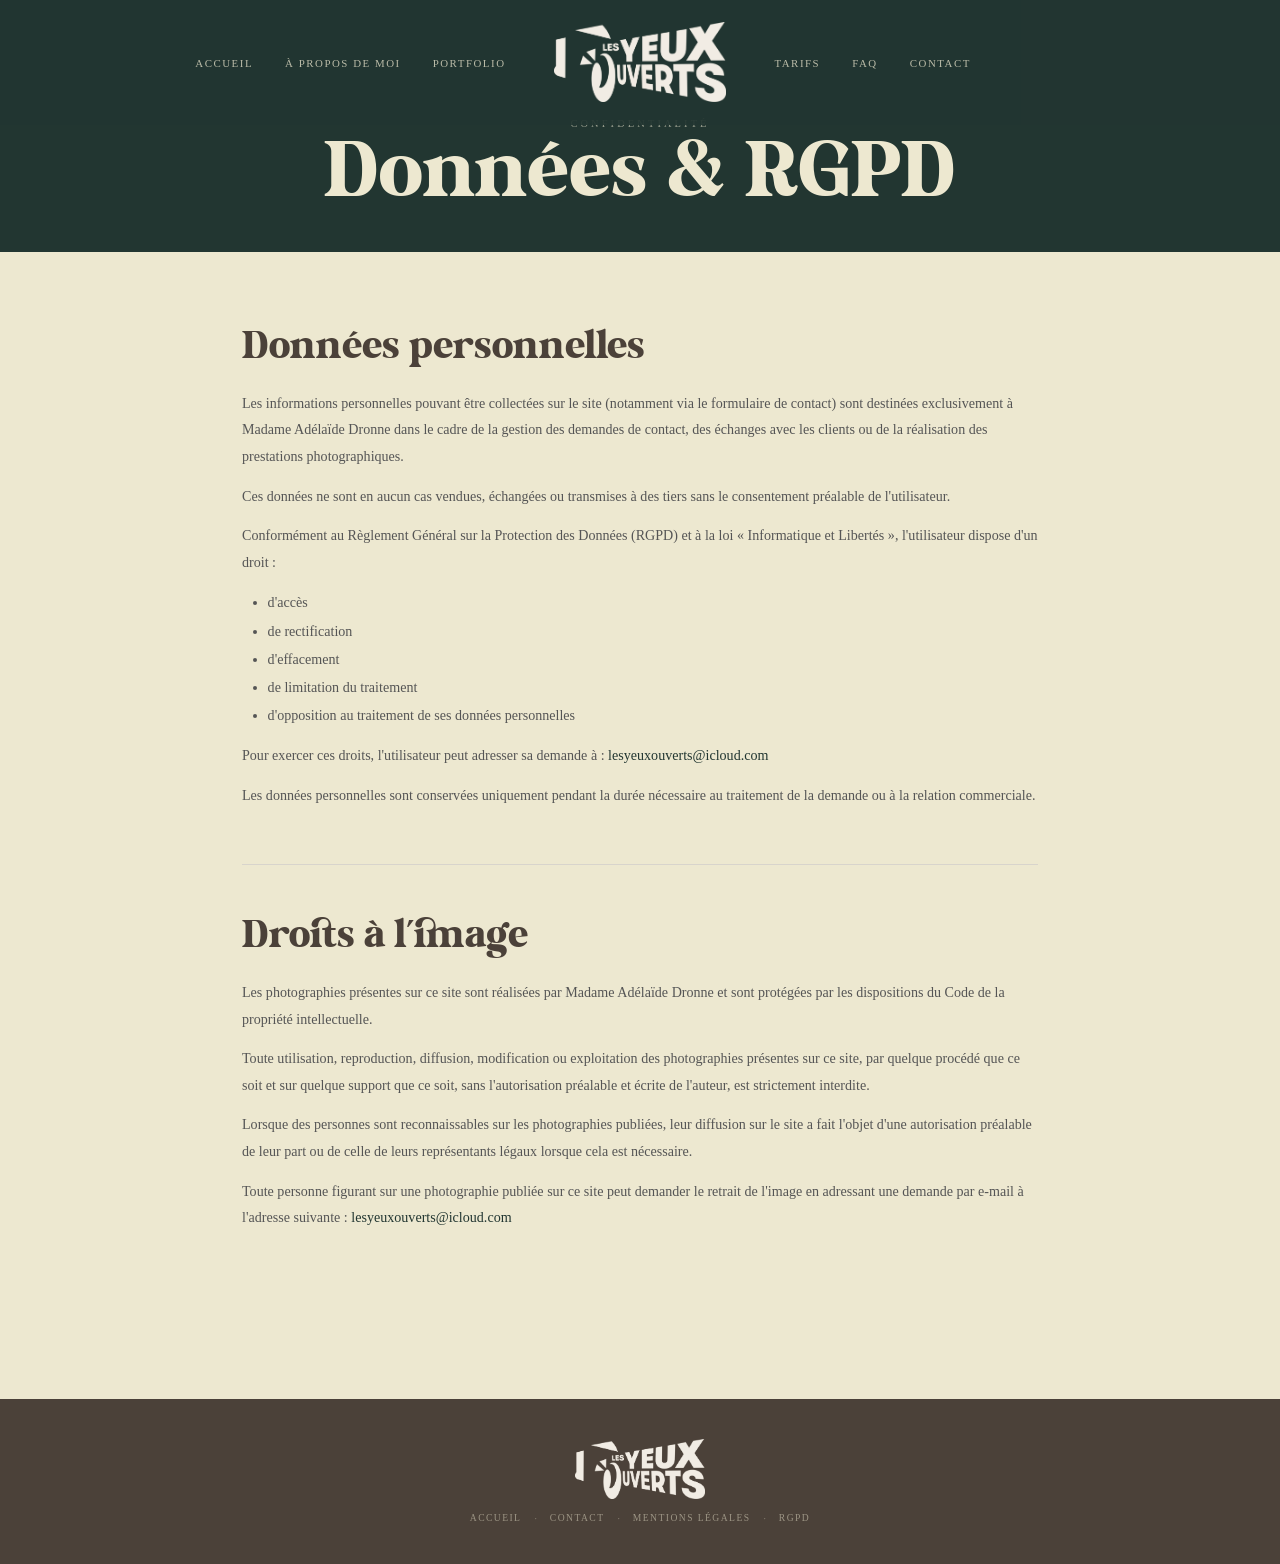
<file: rgpd.html>
<!DOCTYPE HTML>
<html lang="fr">
<head>
	<meta charset="utf-8" />
	<meta name="viewport" content="width=device-width, initial-scale=1, user-scalable=no" />
	<title>Données personnelles – RGPD - Les yeux ouverts</title>
	<link rel="icon" type="image/png" href="images/favicon.png">
	<link rel="stylesheet" href="assets/css/mentions.css" />
</head>
<body>

	<!-- Navigation -->
	<nav id="navbar">
		<ul class="nav-left">
			<li><a href="index.html">Accueil</a></li>
			<li><a href="a-propos.html">À propos de moi</a></li>
			<li><a href="portfolio.html">Portfolio</a></li>
		</ul>
		<div class="nav-brand">
			<a href="index.html"><img src="images/logo.png" alt="Les yeux ouverts" class="nav-logo" /></a>
		</div>
		<ul class="nav-right">
			<li><a href="tarifs.html">Tarifs</a></li>
			<li><a href="faq.html">FAQ</a></li>
			<li><a href="contact.html">Contact</a></li>
		</ul>
		<button class="hamburger" id="hamburger" aria-label="Menu">
			<span></span>
			<span></span>
			<span></span>
		</button>
	</nav>

	<div id="nav-mobile">
		<a href="index.html">Accueil</a>
		<a href="a-propos.html">À propos de moi</a>
		<a href="portfolio.html">Portfolio</a>
		<a href="tarifs.html">Tarifs</a>
		<a href="faq.html">FAQ</a>
		<a href="contact.html">Contact</a>
	</div>

	<!-- Hero -->
	<section id="mentions-hero">
		<div>
			<p class="mentions-hero-label">Confidentialité</p>
			<h1 class="mentions-hero-title">Données & RGPD</h1>
		</div>
	</section>

	<!-- Contenu -->
	<main id="mentions-content">

		<section class="mentions-section">
			<h2>Données personnelles</h2>
			<p>
				Les informations personnelles pouvant être collectées sur le site (notamment via le formulaire de contact) sont destinées exclusivement à Madame Adélaïde Dronne dans le cadre de la gestion des demandes de contact, des échanges avec les clients ou de la réalisation des prestations photographiques.
			</p>
			<p>
				Ces données ne sont en aucun cas vendues, échangées ou transmises à des tiers sans le consentement préalable de l'utilisateur.
			</p>
			<p>Conformément au Règlement Général sur la Protection des Données (RGPD) et à la loi « Informatique et Libertés », l'utilisateur dispose d'un droit :</p>
			<ul style="margin: 0.8rem 0 0.8rem 1.6rem; font-size: 0.88rem; font-weight: 300; line-height: 2; color: #555;">
				<li>d'accès</li>
				<li>de rectification</li>
				<li>d'effacement</li>
				<li>de limitation du traitement</li>
				<li>d'opposition au traitement de ses données personnelles</li>
			</ul>
			<p>
				Pour exercer ces droits, l'utilisateur peut adresser sa demande à : <a href="mailto:lesyeuxouverts@icloud.com">lesyeuxouverts@icloud.com</a>
			</p>
			<p>
				Les données personnelles sont conservées uniquement pendant la durée nécessaire au traitement de la demande ou à la relation commerciale.
			</p>
		</section>

		<hr class="mentions-divider" />

		<section class="mentions-section">
			<h2>Droits à l'image</h2>
			<p>
				Les photographies présentes sur ce site sont réalisées par Madame Adélaïde Dronne et sont protégées par les dispositions du Code de la propriété intellectuelle.
			</p>
			<p>
				Toute utilisation, reproduction, diffusion, modification ou exploitation des photographies présentes sur ce site, par quelque procédé que ce soit et sur quelque support que ce soit, sans l'autorisation préalable et écrite de l'auteur, est strictement interdite.
			</p>
			<p>
				Lorsque des personnes sont reconnaissables sur les photographies publiées, leur diffusion sur le site a fait l'objet d'une autorisation préalable de leur part ou de celle de leurs représentants légaux lorsque cela est nécessaire.
			</p>
			<p>
				Toute personne figurant sur une photographie publiée sur ce site peut demander le retrait de l'image en adressant une demande par e-mail à l'adresse suivante : <a href="mailto:lesyeuxouverts@icloud.com">lesyeuxouverts@icloud.com</a>
			</p>
		</section>

	</main>

	<!-- Footer -->
	<footer id="footer">
		<div class="footer-inner">
			<div class="footer-brand"><img src="images/logo.png" alt="Les yeux ouverts" class="footer-logo" /></div>
			<div class="footer-links">
				<a href="index.html">Accueil</a>
				<span>·</span>
				<a href="contact.html">Contact</a>
				<span>·</span>
				<a href="mentions-legales.html">Mentions légales</a>
				<span>·</span>
				<a href="rgpd.html">RGPD</a>
			</div>
		</div>
	</footer>

	<script src="assets/js/nav.js"></script>
</body>
</html>
</file>
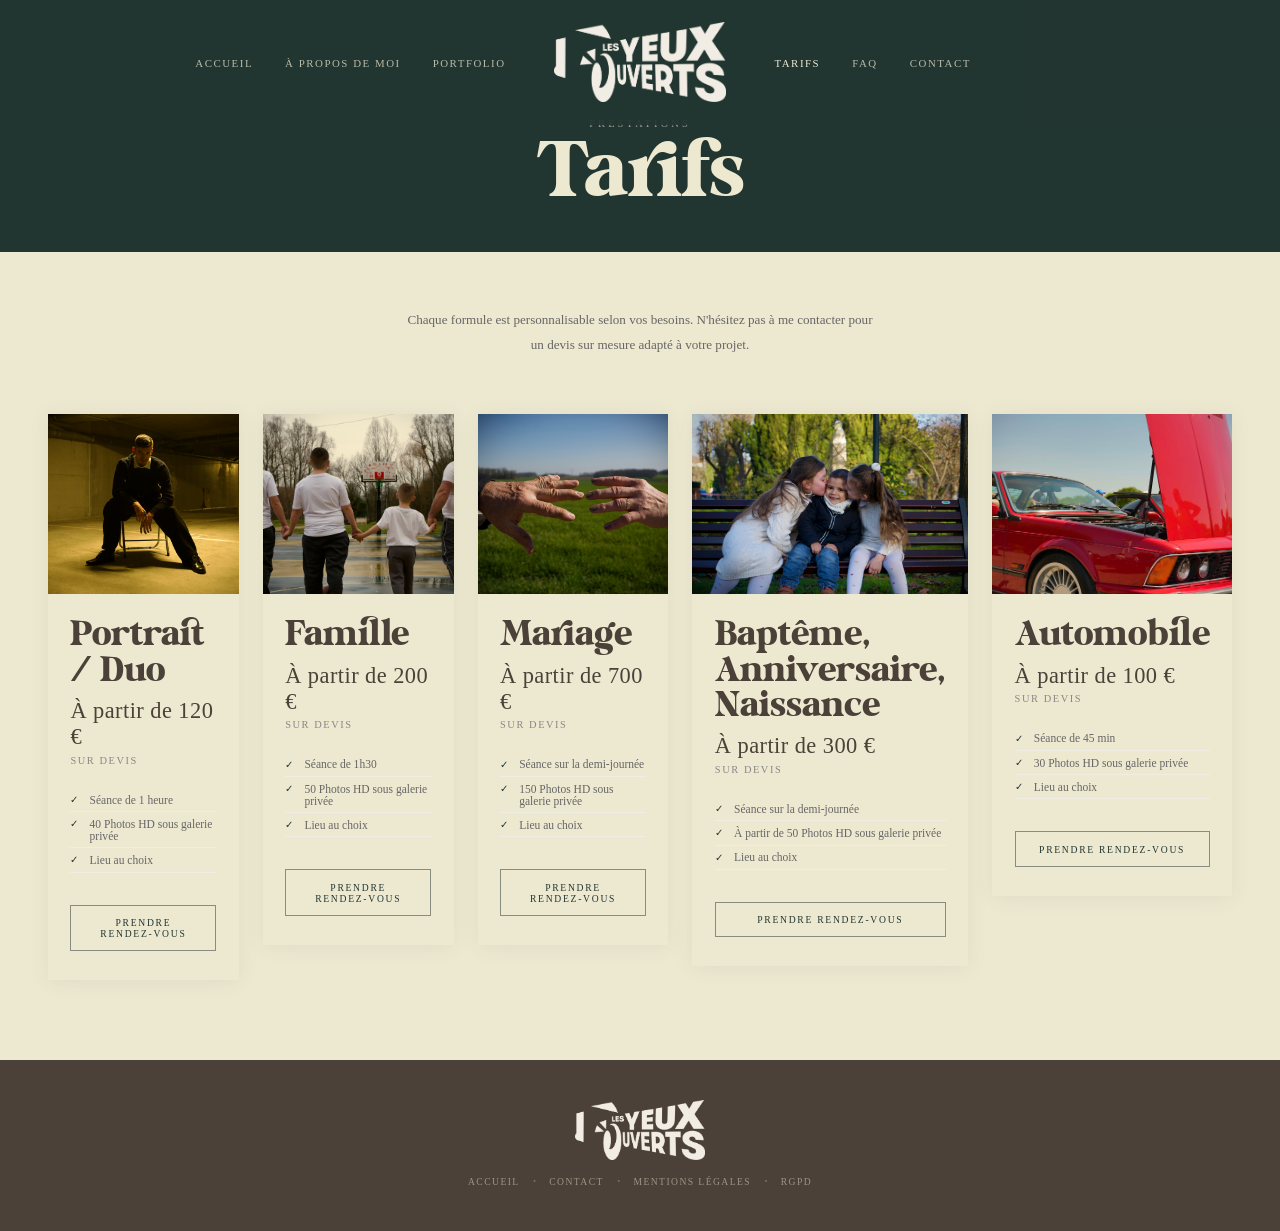
<file: tarifs.html>
<!DOCTYPE HTML>
<html lang="fr">
<head>
	<meta charset="utf-8" />
	<meta name="viewport" content="width=device-width, initial-scale=1, user-scalable=no" />
	<title>Tarifs photographe mariage & portrait — Les yeux ouverts</title>
	<meta name="description" content="Tarifs Les yeux ouverts — Portrait à partir de 120 €, Famille, Mariage, Baptême, Automobile, Anniversaire, Naissance. Photographe en Île-de-France, La Ferté-Gaucher, Marne-la-Vallée." />
	<link rel="canonical" href="https://les-yeux-ouverts.fr/tarifs.html" />
	<meta property="og:type" content="website" />
	<meta property="og:url" content="https://les-yeux-ouverts.fr/tarifs.html" />
	<meta property="og:title" content="Tarifs photographe mariage & portrait — Les yeux ouverts" />
	<meta property="og:description" content="Tarifs Les yeux ouverts — Portrait à partir de 120 €, Famille, Mariage, Baptême, Automobile, Anniversaire, Naissance. Photographe en Île-de-France, La Ferté-Gaucher, Marne-la-Vallée." />
	<meta property="og:image" content="https://les-yeux-ouverts.fr/images/favicon.png" />
	<meta property="og:locale" content="fr_FR" />
	<link rel="icon" type="image/png" href="images/favicon.png">
	<link rel="stylesheet" href="assets/css/tarifs.css" />
</head>
<body>

	<!-- Navigation -->
	<nav id="navbar">
		<ul class="nav-left">
			<li><a href="index.html">Accueil</a></li>
			<li><a href="a-propos.html">À propos de moi</a></li>
			<li><a href="portfolio.html">Portfolio</a></li>
		</ul>
		<div class="nav-brand">
			<a href="index.html"><img src="images/logo.png" alt="Les yeux ouverts" class="nav-logo" /></a>
		</div>
		<ul class="nav-right">
			<li><a href="tarifs.html" class="active">Tarifs</a></li>
			<li><a href="faq.html">FAQ</a></li>
			<li><a href="contact.html">Contact</a></li>
		</ul>
		<button class="hamburger" id="hamburger" aria-label="Menu">
			<span></span>
			<span></span>
			<span></span>
		</button>
	</nav>

	<div id="nav-mobile">
		<a href="index.html">Accueil</a>
		<a href="a-propos.html">À propos de moi</a>
		<a href="portfolio.html">Portfolio</a>
		<a href="tarifs.html" class="active">Tarifs</a>
		<a href="faq.html">FAQ</a>
		<a href="contact.html">Contact</a>
	</div>

	<!-- Hero -->
	<section id="tarifs-hero">
		<div class="tarifs-hero-content">
			<p class="tarifs-hero-label">Prestations</p>
			<h1 class="tarifs-hero-title">Tarifs</h1>
		</div>
	</section>

	<!-- Intro -->
	<div id="tarifs-intro">
		<p>Chaque formule est personnalisable selon vos besoins. N'hésitez pas à me contacter pour <br>un devis sur mesure adapté à votre projet.</p>
	</div>

	<!-- Cards -->
	<section id="tarifs-cards">
		<div class="cards-grid">

			<div class="card">
				<div class="card-img">
					<img src="images/portfolio/DSC00379.jpeg" alt="Maternité & Naissance" />
				</div>
				<div class="card-body">
					<h2 class="card-title">Portrait / Duo</h2>
					<p class="card-price">À partir de 120 €</p>
					<p class="card-devis">Sur devis</p>
					<ul class="card-features">
						<li>Séance de 1 heure</li>
						<li>40 Photos HD sous galerie privée</li>
						<li>Lieu au choix</li>
					</ul>
					<a href="contact.html" class="card-btn">Prendre rendez-vous</a>
				</div>
			</div>

			<div class="card">
				<div class="card-img">
					<img src="images/portfolio/IMG_3418.jpeg" alt="Maternité & Naissance" />
				</div>
				<div class="card-body">
					<h2 class="card-title">Famille</h2>
					<p class="card-price">À partir de 200 €</p>
					<p class="card-devis">Sur devis</p>
					<ul class="card-features">
						<li>Séance de 1h30</li>
						<li>50 Photos HD sous galerie privée</li>
						<li>Lieu au choix</li>
					</ul>
					<a href="contact.html" class="card-btn">Prendre rendez-vous</a>
				</div>
			</div>

			<div class="card">
				<div class="card-img">
					<img src="images/portfolio/IMG_4297.jpeg" alt="Mariage" />
				</div>
				<div class="card-body">
					<h2 class="card-title">Mariage</h2>
					<p class="card-price">À partir de 700 €</p>
					<p class="card-devis">Sur devis</p>
					<ul class="card-features">
						<li>Séance sur la demi-journée</li>
						<li>150 Photos HD sous galerie privée</li>
						<li>Lieu au choix</li>
					</ul>
					<a href="contact.html" class="card-btn">Prendre rendez-vous</a>
				</div>
			</div>

			<div class="card">
				<div class="card-img">
					<img src="images/portfolio/DSC00064.jpeg" alt="Maternité & Naissance" />
				</div>
				<div class="card-body">
					<h2 class="card-title">Baptême, Anniversaire, Naissance</h2>
					<p class="card-price">À partir de 300 €</p>
					<p class="card-devis">Sur devis</p>
					<ul class="card-features">
						<li>Séance sur la demi-journée</li>
						<li>À partir de 50 Photos HD sous galerie privée</li>
						<li>Lieu au choix</li>
					</ul>
					<a href="contact.html" class="card-btn">Prendre rendez-vous</a>
				</div>
			</div>

			<div class="card">
				<div class="card-img">
					<img src="images/portfolio/DSC01285.jpg" alt="Photographie automobile" />
				</div>
				<div class="card-body">
					<h2 class="card-title">Automobile</h2>
					<p class="card-price">À partir de 100 €</p>
					<p class="card-devis">Sur devis</p>
					<ul class="card-features">
						<li>Séance de 45 min</li>
						<li>30 Photos HD sous galerie privée</li>
						<li>Lieu au choix</li>
					</ul>
					<a href="contact.html" class="card-btn">Prendre rendez-vous</a>
				</div>
			</div>

		</div>

	</section>

	<!-- Footer -->
	<footer id="footer">
		<div class="footer-inner">
			<div class="footer-brand"><img src="images/logo.png" alt="Les yeux ouverts" class="footer-logo" /></div>
			<div class="footer-links">
				<a href="index.html">Accueil</a>
				<span>·</span>
				<a href="contact.html">Contact</a>
				<span>·</span>
				<a href="mentions-legales.html">Mentions légales</a>
				<span>·</span>
				<a href="rgpd.html">RGPD</a>
			</div>
		</div>
	</footer>

	<script src="assets/js/nav.js"></script>
</body>
</html>
</file>
<file: assets/css/main.css>
@font-face {
	font-family: 'Milk And Honey';
	src: url('../fonts/MilkAndHoney.ttf') format('truetype');
	font-weight: normal;
	font-style: normal;
}

/* -----------------------------------------------
   Reset & base
----------------------------------------------- */

*, *::before, *::after {
	margin: 0;
	padding: 0;
	box-sizing: border-box;
}

html, body {
	width: 100%;
	height: 100%;
}

body {
	font-family: 'Times New Roman', Times, serif;
	background: #4B4139;
	color: #EDE8D0;
}

/* -----------------------------------------------
   Navigation
----------------------------------------------- */

#navbar {
	position: fixed;
	top: 0;
	left: 0;
	right: 0;
	z-index: 100;
	display: grid;
	grid-template-columns: 1fr auto 1fr;
	align-items: center;
	column-gap: 3rem;
	padding: 1.4rem 3rem;
	background: rgba(75, 65, 57, 0.25);
}

.nav-left {
	justify-content: flex-end;
}

.nav-left,
.nav-right {
	display: flex;
	list-style: none;
	gap: 2rem;
}

.nav-left a,
.nav-right a {
	color: rgba(237, 232, 208, 0.8);
	text-decoration: none;
	font-size: 0.68rem;
	letter-spacing: 0.14em;
	font-weight: 400;
	text-transform: uppercase;
	transition: color 0.3s;
}

.nav-left a:hover,
.nav-right a:hover {
	color: #EDE8D0;
}

.nav-brand a {
	text-transform: uppercase;
	font-family: 'Milk And Honey', cursive;
	font-size: 2rem;
	color: #EDE8D0;
	text-decoration: none;
	white-space: nowrap;
}

.nav-logo {
	height: 80px;
	width: auto;
	display: block;
}

/* -----------------------------------------------
   Hero
----------------------------------------------- */

#hero {
	position: relative;
	width: 100%;
	height: 100vh;
	background: url('../../images/hero.jpeg') center center / cover no-repeat;
	display: flex;
	align-items: center;
	justify-content: center;
	text-align: center;
}

#hero::before {
	content: '';
	position: absolute;
	inset: 0;
	background: rgba(75, 65, 57, 0.42);
}

.hero-content {
	position: relative;
	z-index: 1;
	padding: 0 2rem;
}

.hero-subtitle {
	font-size: 0.68rem;
	letter-spacing: 0.28em;
	font-weight: 300;
	color: rgba(237, 232, 208, 0.75);
	text-transform: uppercase;
	margin-bottom: 1.2rem;
}

.hero-title {
	text-transform: uppercase;
	font-family: 'Milk And Honey', cursive;
	font-size: 6.5rem;
	font-weight: 400;
	color: #EDE8D0;
	line-height: 1.1;
	margin-bottom: 2rem;
}

.hero-description {
	font-size: 0.82rem;
	font-weight: 300;
	line-height: 1.9;
	color: rgba(237, 232, 208, 0.82);
	max-width: 460px;
	margin: 0 auto 2.4rem;
}

.hero-btn {
	display: inline-block;
	padding: 0.75rem 2.4rem;
	border: 1px solid rgba(237, 232, 208, 0.65);
	color: rgba(237, 232, 208, 0.88);
	text-decoration: none;
	font-size: 0.62rem;
	letter-spacing: 0.2em;
	font-weight: 400;
	text-transform: uppercase;
	transition: background 0.3s, border-color 0.3s, color 0.3s;
}

/* -----------------------------------------------
   Scroll indicator
----------------------------------------------- */

.scroll-indicator {
	position: absolute;
	bottom: 2.5rem;
	left: 50%;
	transform: translateX(-50%);
	z-index: 2;
	display: flex;
	flex-direction: column;
	align-items: center;
	gap: 0.7rem;
	text-decoration: none;
	color: #EDE8D0;
	transition: color 0.3s, opacity 0.3s;
	animation: scrollBounce 2s ease-in-out infinite;
}

.scroll-indicator:hover {
	opacity: 0.75;
}

.scroll-text {
	font-size: 0.65rem;
	letter-spacing: 0.35em;
	text-transform: uppercase;
	font-weight: 400;
}

.scroll-indicator svg {
	width: 36px;
	height: 36px;
	border: 1px solid rgba(237, 232, 208, 0.55);
	border-radius: 50%;
	padding: 8px;
}

@keyframes scrollBounce {
	0%, 100% { transform: translateX(-50%) translateY(0); }
	50%       { transform: translateX(-50%) translateY(8px); }
}

.hero-btn:hover {
	background: rgba(237, 232, 208, 0.12);
	border-color: #EDE8D0;
	color: #EDE8D0;
}

/* -----------------------------------------------
   Hamburger
----------------------------------------------- */

.hamburger {
	display: none;
	flex-direction: column;
	justify-content: center;
	gap: 5px;
	background: none;
	border: none;
	cursor: pointer;
	padding: 0.4rem;
	z-index: 200;
}

.hamburger span {
	display: block;
	width: 22px;
	height: 1.5px;
	background: #EDE8D0;
	transition: transform 0.3s, opacity 0.3s;
	transform-origin: center;
}

.hamburger.open span:nth-child(1) {
	transform: translateY(6.5px) rotate(45deg);
}

.hamburger.open span:nth-child(2) {
	opacity: 0;
}

.hamburger.open span:nth-child(3) {
	transform: translateY(-6.5px) rotate(-45deg);
}

#nav-mobile {
	display: none;
	position: fixed;
	inset: 0;
	background: rgba(75, 65, 57, 0.93);
	z-index: 150;
	flex-direction: column;
	align-items: center;
	justify-content: center;
	gap: 2.5rem;
}

#nav-mobile.open {
	display: flex;
}

#nav-mobile a {
	color: rgba(237, 232, 208, 0.8);
	text-decoration: none;
	font-size: 1rem;
	letter-spacing: 0.2em;
	text-transform: uppercase;
	font-weight: 400;
	transition: color 0.2s;
}

#nav-mobile a:hover,
#nav-mobile a.active {
	color: #EDE8D0;
}

/* -----------------------------------------------
   Responsive
----------------------------------------------- */

/* -----------------------------------------------
   Sections homepage communes
----------------------------------------------- */

.home-label {
	font-size: 0.65rem;
	letter-spacing: 0.3em;
	text-transform: uppercase;
	color: rgba(237, 232, 208, 0.55);
	margin-bottom: 0.8rem;
}

.home-title {
	font-family: 'Milk And Honey', cursive;
	font-size: 3.2rem;
	font-weight: 400;
	color: #EDE8D0;
	line-height: 1.1;
	margin-bottom: 1.5rem;
}

.home-intro {
	font-size: 0.85rem;
	font-weight: 300;
	color: rgba(237, 232, 208, 0.65);
	margin-top: -0.8rem;
	margin-bottom: 0;
}

.home-section-header {
	text-align: center;
	margin-bottom: 3rem;
}

.home-link {
	display: inline-block;
	padding: 0.7rem 2rem;
	border: 1px solid rgba(237, 232, 208, 0.5);
	color: rgba(237, 232, 208, 0.85);
	text-decoration: none;
	font-size: 0.62rem;
	letter-spacing: 0.2em;
	text-transform: uppercase;
	transition: background 0.3s, border-color 0.3s, color 0.3s;
}

.home-link:hover {
	background: rgba(237, 232, 208, 0.1);
	border-color: #EDE8D0;
	color: #EDE8D0;
}

.home-center {
	text-align: center;
	margin-top: 3rem;
}

/* -----------------------------------------------
   À propos preview
----------------------------------------------- */

#home-about {
	background: #223631;
	padding: 7rem 3rem;
}

.home-about-inner {
	max-width: 1000px;
	margin: 0 auto;
	display: flex;
	gap: 5rem;
	align-items: center;
}

.home-about-img {
	flex: 0 0 380px;
}

.home-about-img img {
	width: 100%;
	height: 480px;
	object-fit: cover;
	object-position: center top;
	display: block;
	filter: grayscale(15%);
}

.home-about-text {
	flex: 1;
}

.home-about-text p {
	font-size: 0.9rem;
	font-weight: 300;
	line-height: 1.9;
	color: rgba(237, 232, 208, 0.72);
	margin-bottom: 1rem;
}

.home-about-text .home-link {
	margin-top: 1.5rem;
}

/* -----------------------------------------------
   Portfolio preview
----------------------------------------------- */

#home-portfolio {
	background: #4B4139;
	padding: 7rem 3rem;
}

.home-portfolio-grid {
	display: grid;
	grid-template-columns: repeat(3, 1fr);
	gap: 0.6rem;
	max-width: 1100px;
	margin: 0 auto;
}

.home-portfolio-item {
	overflow: hidden;
	aspect-ratio: 4 / 3;
}

.home-portfolio-item img {
	width: 100%;
	height: 100%;
	object-fit: cover;
	display: block;
	transition: transform 0.4s ease, filter 0.4s ease;
}

.home-portfolio-item:hover img {
	transform: scale(1.04);
	filter: brightness(0.85);
}

/* -----------------------------------------------
   Tarifs preview
----------------------------------------------- */

#home-tarifs {
	background: #EDE8D0;
	padding: 7rem 3rem;
}

#home-tarifs .home-label {
	color: rgba(75, 65, 57, 0.5);
}

#home-tarifs .home-title {
	color: #4B4139;
}

#home-tarifs .home-intro {
	color: rgba(75, 65, 57, 0.55);
}

.home-tarifs-grid {
	display: grid;
	grid-template-columns: repeat(3, 1fr);
	gap: 1.5rem;
	max-width: 900px;
	margin: 0 auto;
}

.home-card {
	background: #fff;
	padding: 2rem 1.8rem 2rem;
	display: flex;
	flex-direction: column;
	box-shadow: 0 2px 20px rgba(75, 65, 57, 0.07);
}

.home-card-title {
	font-family: 'Milk And Honey', cursive;
	font-size: 1.8rem;
	font-weight: 400;
	color: #4B4139;
	margin-bottom: 0.4rem;
}

.home-card-price {
	font-size: 1rem;
	font-weight: 300;
	color: #4B4139;
	margin-bottom: 1.4rem;
}

.home-card-features {
	list-style: none;
	flex: 1;
	margin-bottom: 1.8rem;
}

.home-card-features li {
	font-size: 0.72rem;
	font-weight: 300;
	color: #777;
	padding: 0.35rem 0 0.35rem 1.2rem;
	border-bottom: 1px solid #f0ece6;
	position: relative;
}

.home-card-features li::before {
	content: '✓';
	position: absolute;
	left: 0;
	color: #223631;
	font-size: 0.62rem;
	top: 0.38rem;
}

.home-card-btn {
	display: block;
	text-align: center;
	padding: 0.7rem 1rem;
	border: 1px solid rgba(34, 54, 49, 0.5);
	color: #223631;
	text-decoration: none;
	font-size: 0.6rem;
	letter-spacing: 0.18em;
	text-transform: uppercase;
	transition: background 0.3s, color 0.3s;
}

.home-card-btn:hover {
	background: #223631;
	color: #EDE8D0;
}

#home-tarifs .home-link {
	border-color: rgba(75, 65, 57, 0.4);
	color: rgba(75, 65, 57, 0.75);
}

#home-tarifs .home-link:hover {
	background: rgba(75, 65, 57, 0.08);
	border-color: #4B4139;
	color: #4B4139;
}

/* -----------------------------------------------
   FAQ preview
----------------------------------------------- */

#home-faq {
	background: #3a3029;
	padding: 7rem 3rem;
}

.home-faq-list {
	max-width: 760px;
	margin: 0 auto;
	display: flex;
	flex-direction: column;
	gap: 0;
}

.home-faq-item {
	padding: 1.8rem 0;
	border-bottom: 1px solid rgba(237, 232, 208, 0.1);
}

.home-faq-item:first-child {
	border-top: 1px solid rgba(237, 232, 208, 0.1);
}

.home-faq-question {
	font-size: 0.88rem;
	font-weight: 400;
	color: #EDE8D0;
	margin-bottom: 0.8rem;
	letter-spacing: 0.02em;
}

.home-faq-answer {
	font-size: 0.82rem;
	font-weight: 300;
	line-height: 1.85;
	color: rgba(237, 232, 208, 0.6);
}

/* -----------------------------------------------
   Contact CTA
----------------------------------------------- */

#home-contact {
	background: #223631;
	padding: 8rem 3rem;
	text-align: center;
}

.home-contact-desc {
	font-size: 0.85rem;
	font-weight: 300;
	line-height: 1.9;
	color: rgba(237, 232, 208, 0.65);
	max-width: 460px;
	margin: 0 auto 2.5rem;
}

.home-contact-btn {
	display: inline-block;
	padding: 0.85rem 2.8rem;
	background: #EDE8D0;
	color: #223631;
	text-decoration: none;
	font-size: 0.65rem;
	letter-spacing: 0.22em;
	text-transform: uppercase;
	font-weight: 400;
	transition: background 0.3s, color 0.3s;
}

.home-contact-btn:hover {
	background: #d8d3bb;
}

/* -----------------------------------------------
   Footer
----------------------------------------------- */

#footer {
	background: #4B4139;
	padding: 2.5rem 2rem;
	text-align: center;
}

.footer-inner {
	display: flex;
	flex-direction: column;
	align-items: center;
	gap: 0.8rem;
}

.footer-logo {
	height: 60px;
	width: auto;
	display: block;
}

.footer-links {
	display: flex;
	align-items: center;
	gap: 0.8rem;
}

.footer-links a {
	color: rgba(237, 232, 208, 0.5);
	text-decoration: none;
	font-size: 0.6rem;
	letter-spacing: 0.15em;
	text-transform: uppercase;
	transition: color 0.3s;
}

.footer-links a:hover {
	color: rgba(237, 232, 208, 0.85);
}

.footer-links span {
	color: rgba(237, 232, 208, 0.3);
	font-size: 0.7rem;
}

/* -----------------------------------------------
   Responsive homepage sections
----------------------------------------------- */

@media (max-width: 900px) {
	.home-about-inner {
		flex-direction: column;
		gap: 3rem;
	}

	.home-about-img {
		flex: none;
		width: 100%;
		max-width: 420px;
		margin: 0 auto;
	}

	.home-about-img img {
		height: 380px;
	}

	.home-portfolio-grid {
		grid-template-columns: repeat(2, 1fr);
	}

	.home-tarifs-grid {
		grid-template-columns: 1fr;
		max-width: 400px;
	}
}

@media (max-width: 620px) {
	#home-about,
	#home-portfolio,
	#home-tarifs,
	#home-faq,
	#home-contact {
		padding: 5rem 1.5rem;
	}

	.home-title {
		font-size: 2.4rem;
	}

	.home-portfolio-grid {
		grid-template-columns: 1fr 1fr;
		gap: 0.4rem;
	}
}

@media (max-width: 900px) {
	#navbar {
		padding: 1.2rem 1.5rem;
		gap: 1rem;
	}

	.nav-left,
	.nav-right {
		gap: 1.2rem;
	}

	.hero-title {
	text-transform: uppercase;
		font-size: 4.5rem;
	}
}

@media (max-width: 620px) {
	#hero {
		background-image: url('../../images/hero-mobile.jpeg');
	}

	#navbar {
		padding: 1rem 1.2rem;
		column-gap: 0.5rem;
	}

	.nav-brand a {
		font-size: 1.3rem;
	}

	.nav-logo {
		height: 60px;
	}

	.nav-left,
	.nav-right {
		display: none;
	}

	.hamburger {
		display: flex;
		position: fixed;
		top: 1rem;
		right: 1.2rem;
		z-index: 201;
	}

	.hero-title {
	text-transform: uppercase;
		font-size: 3.2rem;
	}

	.hero-description br {
		display: none;
	}
}
</file>
<file: assets/css/about.css>
@font-face {
	font-family: 'Milk And Honey';
	src: url('../fonts/MilkAndHoney.ttf') format('truetype');
	font-weight: normal;
	font-style: normal;
}

/* -----------------------------------------------
   Reset & base
----------------------------------------------- */

*, *::before, *::after {
	margin: 0;
	padding: 0;
	box-sizing: border-box;
}

body {
	font-family: 'Times New Roman', Times, serif;
	background: #EDE8D0;
	color: #4B4139;
	display: flex;
	flex-direction: column;
	min-height: 100vh;
}

/* -----------------------------------------------
   Navigation
----------------------------------------------- */

#navbar {
	position: fixed;
	top: 0;
	left: 0;
	right: 0;
	z-index: 100;
	display: grid;
	grid-template-columns: 1fr auto 1fr;
	align-items: center;
	column-gap: 3rem;
	padding: 1.4rem 3rem;
	background: rgba(34, 54, 49, 0.92);
}

.nav-left {
	justify-content: flex-end;
}

.nav-left,
.nav-right {
	display: flex;
	list-style: none;
	gap: 2rem;
}

.nav-left a,
.nav-right a {
	color: rgba(237, 232, 208, 0.75);
	text-decoration: none;
	font-size: 0.68rem;
	letter-spacing: 0.14em;
	font-weight: 400;
	text-transform: uppercase;
	transition: color 0.3s;
}

.nav-left a:hover,
.nav-right a:hover,
.nav-left a.active,
.nav-right a.active {
	color: #EDE8D0;
}

.nav-brand a {
	text-transform: uppercase;
	font-family: 'Milk And Honey', cursive;
	font-size: 2rem;
	color: #EDE8D0;
	text-decoration: none;
	white-space: nowrap;
}

.nav-logo {
	height: 80px;
	width: auto;
	display: block;
}

/* -----------------------------------------------
   Hero
----------------------------------------------- */

#about-hero {
	background-color: #223631;
	height: 28vh;
	min-height: 180px;
	display: flex;
	align-items: center;
	justify-content: center;
	text-align: center;
	padding-top: 80px;
}

.about-hero-label {
	font-size: 0.65rem;
	letter-spacing: 0.3em;
	text-transform: uppercase;
	color: rgba(237, 232, 208, 0.6);
	margin-bottom: 0.8rem;
}

.about-hero-title {
	font-family: 'Milk And Honey', cursive;
	font-size: 4.5rem;
	font-weight: 400;
	color: #EDE8D0;
	line-height: 1;
}

/* -----------------------------------------------
   About content
----------------------------------------------- */

#about-content {
	flex: 1;
	background: #EDE8D0;
	padding: 6rem 2rem;
}

.about-inner {
	max-width: 1000px;
	margin: 0 auto;
	display: flex;
	gap: 5rem;
	align-items: flex-start;
}

.about-photo {
	flex: 0 0 420px;
}

.about-photo img {
	width: 100%;
	height: 580px;
	object-fit: cover;
	object-position: center top;
	display: block;
	filter: grayscale(20%);
}

.about-text {
	flex: 1;
	padding-top: 0.5rem;
}

.about-label {
	font-size: 3rem;
	letter-spacing: 0.25em;
	text-transform: uppercase;
	color: #888;
	margin-bottom: 0.8rem;
}

.about-name {
	font-family: 'Milk And Honey', cursive;
	font-size: 3.2rem;
	font-weight: 400;
	color: #4B4139;
	margin-bottom: 1.8rem;
	line-height: 1;
}

.about-text p {
	font-size: 1rem;
	font-weight: 300;
	line-height: 1.9;
	color: #555;
	margin-bottom: 1rem;
}

/* Stats */

.about-stats {
	display: flex;
	gap: 3rem;
	margin-top: 2.5rem;
	padding-top: 2rem;
	border-top: 1px solid #e0dcd4;
}

.stat {
	display: flex;
	flex-direction: column;
	gap: 0.3rem;
}

.stat-number {
	font-family: 'Milk And Honey', cursive;
	font-size: 2.8rem;
	color: #4B4139;
	line-height: 1;
}

.stat-label {
	font-size: 0.6rem;
	letter-spacing: 0.15em;
	text-transform: uppercase;
	color: #999;
}

/* -----------------------------------------------
   Quote
----------------------------------------------- */

#about-quote {
	background: #223631;
	padding: 5rem 2rem;
	text-align: center;
}

#about-quote blockquote p {
	font-family: 'Milk And Honey', cursive;
	font-size: 2.6rem;
	color: #EDE8D0;
	line-height: 1.3;
	margin-bottom: 1.2rem;
}

#about-quote blockquote cite {
	font-size: 0.65rem;
	letter-spacing: 0.2em;
	text-transform: uppercase;
	color: rgba(237, 232, 208, 0.55);
	font-style: normal;
}

/* -----------------------------------------------
   Footer
----------------------------------------------- */

#footer {
	background: #4B4139;
	padding: 2.5rem 2rem;
	text-align: center;
}

.footer-inner {
	display: flex;
	flex-direction: column;
	align-items: center;
	gap: 0.8rem;
}

.footer-brand {
	text-transform: uppercase;
	font-family: 'Milk And Honey', cursive;
	font-size: 2rem;
	color: #EDE8D0;
}

.footer-logo {
	height: 60px;
	width: auto;
	display: block;
}

.footer-links {
	display: flex;
	align-items: center;
	gap: 0.8rem;
}

.footer-links a {
	color: rgba(237, 232, 208, 0.5);
	text-decoration: none;
	font-size: 0.6rem;
	letter-spacing: 0.15em;
	text-transform: uppercase;
	transition: color 0.3s;
}

.footer-links a:hover {
	color: rgba(237, 232, 208, 0.85);
}

.footer-links span {
	color: rgba(237, 232, 208, 0.3);
	font-size: 0.7rem;
}

/* -----------------------------------------------
   Hamburger
----------------------------------------------- */

.hamburger {
	display: none;
	flex-direction: column;
	justify-content: center;
	gap: 5px;
	background: none;
	border: none;
	cursor: pointer;
	padding: 0.4rem;
	z-index: 200;
}

.hamburger span {
	display: block;
	width: 22px;
	height: 1.5px;
	background: #EDE8D0;
	transition: transform 0.3s, opacity 0.3s;
	transform-origin: center;
}

.hamburger.open span:nth-child(1) {
	transform: translateY(6.5px) rotate(45deg);
}

.hamburger.open span:nth-child(2) {
	opacity: 0;
}

.hamburger.open span:nth-child(3) {
	transform: translateY(-6.5px) rotate(-45deg);
}

#nav-mobile {
	display: none;
	position: fixed;
	inset: 0;
	background: rgba(34, 54, 49, 0.97);
	z-index: 150;
	flex-direction: column;
	align-items: center;
	justify-content: center;
	gap: 2.5rem;
}

#nav-mobile.open {
	display: flex;
}

#nav-mobile a {
	color: rgba(237, 232, 208, 0.8);
	text-decoration: none;
	font-size: 1rem;
	letter-spacing: 0.2em;
	text-transform: uppercase;
	font-weight: 400;
	transition: color 0.2s;
}

#nav-mobile a:hover,
#nav-mobile a.active {
	color: #EDE8D0;
}

/* -----------------------------------------------
   Responsive
----------------------------------------------- */

@media (max-width: 820px) {
	.about-inner {
		flex-direction: column;
		gap: 3rem;
	}

	.about-photo {
		flex: none;
		width: 100%;
		max-width: 400px;
		margin: 0 auto;
	}

	.about-photo img {
		height: 400px;
	}

	.about-hero-title {
		font-size: 3.2rem;
	}
}

@media (max-width: 620px) {
	#navbar {
		padding: 1rem 1.2rem;
		column-gap: 0.5rem;
	}

	.nav-brand a {
		font-size: 1.3rem;
	}

	.nav-logo {
		height: 60px;
	}

	.nav-left,
	.nav-right {
		display: none;
	}

	.hamburger {
		display: flex;
		position: fixed;
		top: 1rem;
		right: 1.2rem;
		z-index: 201;
	}

	.about-stats {
		gap: 1.5rem;
	}

	#about-quote blockquote p {
		font-size: 1.8rem;
	}
}
</file>
<file: assets/css/contact.css>
@font-face {
	font-family: 'Milk And Honey';
	src: url('../fonts/MilkAndHoney.ttf') format('truetype');
	font-weight: normal;
	font-style: normal;
}

/* -----------------------------------------------
   Reset & base
----------------------------------------------- */

*, *::before, *::after {
	margin: 0;
	padding: 0;
	box-sizing: border-box;
}

body {
	font-family: 'Times New Roman', Times, serif;
	background: #EDE8D0;
	color: #4B4139;
	display: flex;
	flex-direction: column;
	min-height: 100vh;
}

/* -----------------------------------------------
   Navigation
----------------------------------------------- */

#navbar {
	position: fixed;
	top: 0;
	left: 0;
	right: 0;
	z-index: 100;
	display: grid;
	grid-template-columns: 1fr auto 1fr;
	align-items: center;
	column-gap: 3rem;
	padding: 1.4rem 3rem;
	background: rgba(34, 54, 49, 0.85);
}

.nav-left {
	justify-content: flex-end;
}

.nav-left,
.nav-right {
	display: flex;
	list-style: none;
	gap: 2rem;
}

.nav-left a,
.nav-right a {
	color: rgba(237, 232, 208, 0.75);
	text-decoration: none;
	font-size: 0.68rem;
	letter-spacing: 0.14em;
	font-weight: 400;
	text-transform: uppercase;
	transition: color 0.3s;
}

.nav-left a:hover,
.nav-right a:hover,
.nav-left a.active,
.nav-right a.active {
	color: #EDE8D0;
}

.nav-brand a {
	text-transform: uppercase;
	font-family: 'Milk And Honey', cursive;
	font-size: 2rem;
	color: #EDE8D0;
	text-decoration: none;
	white-space: nowrap;
}

.nav-logo {
	height: 80px;
	width: auto;
	display: block;
}

/* -----------------------------------------------
   Hero
----------------------------------------------- */

#contact-hero {
	position: relative;
	height: 34vh;
	min-height: 200px;
	background: url('../../images/portfolio/DSC00042.jpeg') center 30% / cover no-repeat;
	display: flex;
	align-items: center;
	justify-content: center;
	text-align: center;
	padding-top: 80px;
}

#contact-hero::before {
	content: '';
	position: absolute;
	inset: 0;
	background: rgba(20, 35, 25, 0.62);
}

.contact-hero-content {
	position: relative;
	z-index: 1;
}

.contact-hero-label {
	font-size: 0.65rem;
	letter-spacing: 0.3em;
	text-transform: uppercase;
	color: rgba(237, 232, 208, 0.6);
	margin-bottom: 0.8rem;
}

.contact-hero-title {
	font-family: 'Milk And Honey', cursive;
	font-size: 4.5rem;
	font-weight: 400;
	color: #EDE8D0;
	line-height: 1;
}

/* -----------------------------------------------
   Content
----------------------------------------------- */

#contact-content {
	padding: 5rem 3rem 6rem;
	flex: 1;
}

.contact-inner {
	max-width: 1100px;
	margin: 0 auto;
	display: grid;
	grid-template-columns: 1fr 1.6fr;
	gap: 6rem;
	align-items: start;
}

/* -----------------------------------------------
   Left column
----------------------------------------------- */

.contact-heading {
	font-family: 'Milk And Honey', cursive;
	font-size: 2.8rem;
	font-weight: 400;
	color: #4B4139;
	margin-bottom: 1.2rem;
	line-height: 1.1;
}

.contact-desc {
	font-size: 0.8rem;
	font-weight: 300;
	line-height: 1.9;
	color: #666;
	margin-bottom: 2.4rem;
}

/* Info list */

.contact-infos {
	list-style: none;
	display: flex;
	flex-direction: column;
	gap: 1.2rem;
	margin-bottom: 2.8rem;
}

.contact-infos li {
	display: flex;
	align-items: flex-start;
	gap: 1rem;
}

.contact-icon {
	flex-shrink: 0;
	width: 36px;
	height: 36px;
	background: #223631;
	display: flex;
	align-items: center;
	justify-content: center;
	border-radius: 2px;
}

.contact-icon svg {
	width: 16px;
	height: 16px;
	color: #EDE8D0;
}

.contact-infos li > div:last-child {
	display: flex;
	flex-direction: column;
	gap: 0.15rem;
	padding-top: 0.2rem;
}

.info-label {
	font-size: 0.62rem;
	letter-spacing: 0.14em;
	text-transform: uppercase;
	color: #999;
	font-weight: 400;
}

.contact-infos a,
.contact-infos span:last-child {
	font-size: 0.78rem;
	font-weight: 300;
	color: #444;
	text-decoration: none;
	transition: color 0.2s;
}

.contact-infos a:hover {
	color: #223631;
}

/* Socials */

.socials-label {
	font-size: 0.62rem;
	letter-spacing: 0.18em;
	text-transform: uppercase;
	color: #999;
	margin-bottom: 0.9rem;
}

.socials-list {
	list-style: none;
	display: flex;
	flex-direction: column;
	gap: 0.7rem;
}

.socials-list a {
	display: flex;
	align-items: center;
	gap: 0.8rem;
	text-decoration: none;
	font-size: 0.78rem;
	font-weight: 300;
	color: #555;
	transition: color 0.2s;
}

.socials-list a:hover {
	color: #223631;
}

.social-icon {
	width: 32px;
	height: 32px;
	background: #223631;
	display: flex;
	align-items: center;
	justify-content: center;
	border-radius: 2px;
	flex-shrink: 0;
}

.social-icon svg {
	width: 14px;
	height: 14px;
	color: #EDE8D0;
}

/* -----------------------------------------------
   Form
----------------------------------------------- */

.contact-form {
	display: flex;
	flex-direction: column;
	gap: 1.2rem;
}

.form-row {
	display: grid;
	grid-template-columns: 1fr 1fr;
	gap: 1.2rem;
}

.form-group {
	display: flex;
	flex-direction: column;
	gap: 0.4rem;
}

.form-group--full {
	grid-column: 1 / -1;
}

label {
	font-size: 0.65rem;
	letter-spacing: 0.12em;
	text-transform: uppercase;
	color: #888;
	font-weight: 400;
}

label span {
	color: #223631;
}

input,
select,
textarea {
	font-family: 'Times New Roman', Times, serif;
	font-size: 0.8rem;
	font-weight: 300;
	color: #4B4139;
	background: transparent;
	border: none;
	border-bottom: 1px solid #d8d4cc;
	padding: 0.55rem 0;
	outline: none;
	transition: border-color 0.25s;
	width: 100%;
	appearance: none;
}

input::placeholder,
textarea::placeholder {
	color: #bbb;
}

input:focus,
select:focus,
textarea:focus {
	border-bottom-color: #223631;
}

select {
	cursor: pointer;
	background: url("data:image/svg+xml,%3Csvg xmlns='http://www.w3.org/2000/svg' width='12' height='8' viewBox='0 0 12 8'%3E%3Cpath d='M1 1l5 5 5-5' stroke='%23999' stroke-width='1.5' fill='none' stroke-linecap='round'/%3E%3C/svg%3E") no-repeat right 0.2rem center;
}

textarea {
	resize: vertical;
	min-height: 130px;
	border: 1px solid #d8d4cc;
	padding: 0.8rem;
	transition: border-color 0.25s;
}

textarea:focus {
	border-color: #223631;
}

/* Form footer */

.form-footer {
	display: flex;
	align-items: center;
	justify-content: space-between;
	margin-top: 0.4rem;
}

.form-rgpd {
	font-size: 0.65rem;
	color: #bbb;
	font-weight: 300;
}

.form-submit {
	display: flex;
	align-items: center;
	gap: 0.6rem;
	background: #223631;
	border: none;
	color: #EDE8D0;
	font-family: 'Times New Roman', Times, serif;
	font-size: 0.65rem;
	letter-spacing: 0.18em;
	text-transform: uppercase;
	font-weight: 400;
	padding: 0.8rem 1.8rem;
	cursor: pointer;
	transition: background 0.3s;
}

.form-submit svg {
	width: 14px;
	height: 14px;
}

.form-submit:hover {
	background: #162e1f;
}

/* -----------------------------------------------
   Success message
----------------------------------------------- */

#form-success {
	display: none;
	flex-direction: column;
	align-items: flex-start;
	gap: 0.6rem;
	padding: 2.5rem;
	border: 1px solid #d8d4cc;
}

#form-success svg {
	width: 28px;
	height: 28px;
	color: #223631;
}

#form-success p {
	font-family: 'Milk And Honey', cursive;
	font-size: 2rem;
	color: #4B4139;
	line-height: 1;
}

#form-success span {
	font-size: 0.78rem;
	font-weight: 300;
	color: #888;
}

/* -----------------------------------------------
   Footer
----------------------------------------------- */

#footer {
	background: #4B4139;
	padding: 2.5rem 2rem;
	text-align: center;
}

.footer-inner {
	display: flex;
	flex-direction: column;
	align-items: center;
	gap: 0.5rem;
}

.footer-brand {
	text-transform: uppercase;
	font-family: 'Milk And Honey', cursive;
	font-size: 2rem;
	color: #EDE8D0;
}

.footer-logo {
	height: 60px;
	width: auto;
	display: block;
}

.footer-tagline {
	font-size: 0.6rem;
	letter-spacing: 0.2em;
	text-transform: uppercase;
	color: rgba(237, 232, 208, 0.4);
	font-weight: 300;
}

.footer-links {
	display: flex;
	align-items: center;
	gap: 0.8rem;
}

.footer-links a {
	color: rgba(237, 232, 208, 0.5);
	text-decoration: none;
	font-size: 0.6rem;
	letter-spacing: 0.15em;
	text-transform: uppercase;
	transition: color 0.3s;
}

.footer-links a:hover {
	color: rgba(237, 232, 208, 0.85);
}

.footer-links span {
	color: rgba(237, 232, 208, 0.3);
	font-size: 0.7rem;
}

/* -----------------------------------------------
   Hamburger
----------------------------------------------- */

.hamburger {
	display: none;
	flex-direction: column;
	justify-content: center;
	gap: 5px;
	background: none;
	border: none;
	cursor: pointer;
	padding: 0.4rem;
	z-index: 200;
}

.hamburger span {
	display: block;
	width: 22px;
	height: 1.5px;
	background: #EDE8D0;
	transition: transform 0.3s, opacity 0.3s;
	transform-origin: center;
}

.hamburger.open span:nth-child(1) {
	transform: translateY(6.5px) rotate(45deg);
}

.hamburger.open span:nth-child(2) {
	opacity: 0;
}

.hamburger.open span:nth-child(3) {
	transform: translateY(-6.5px) rotate(-45deg);
}

#nav-mobile {
	display: none;
	position: fixed;
	inset: 0;
	background: rgba(34, 54, 49, 0.97);
	z-index: 150;
	flex-direction: column;
	align-items: center;
	justify-content: center;
	gap: 2.5rem;
}

#nav-mobile.open {
	display: flex;
}

#nav-mobile a {
	color: rgba(237, 232, 208, 0.8);
	text-decoration: none;
	font-size: 1rem;
	letter-spacing: 0.2em;
	text-transform: uppercase;
	font-weight: 400;
	transition: color 0.2s;
}

#nav-mobile a:hover,
#nav-mobile a.active {
	color: #EDE8D0;
}

/* -----------------------------------------------
   Responsive
----------------------------------------------- */

@media (max-width: 900px) {
	.contact-inner {
		grid-template-columns: 1fr;
		gap: 3.5rem;
	}

	#contact-content {
		padding: 4rem 2rem 5rem;
	}
}

@media (max-width: 580px) {
	#navbar {
		padding: 1rem 1.2rem;
		column-gap: 0.5rem;
	}

	.nav-brand a {
		font-size: 1.3rem;
	}

	.nav-logo {
		height: 60px;
	}

	.nav-left,
	.nav-right {
		display: none;
	}

	.hamburger {
		display: flex;
		position: fixed;
		top: 1rem;
		right: 1.2rem;
		z-index: 201;
	}

	.contact-hero-title {
		font-size: 3.2rem;
	}

	.form-row {
		grid-template-columns: 1fr;
	}

	.form-footer {
		flex-direction: column;
		align-items: flex-start;
		gap: 1rem;
	}
}
</file>
<file: assets/css/faq.css>
@font-face {
	font-family: 'Milk And Honey';
	src: url('../fonts/MilkAndHoney.ttf') format('truetype');
	font-weight: normal;
	font-style: normal;
}

/* -----------------------------------------------
   Reset & base
----------------------------------------------- */

*, *::before, *::after {
	margin: 0;
	padding: 0;
	box-sizing: border-box;
}

body {
	font-family: 'Times New Roman', Times, serif;
	background: #EDE8D0;
	color: #4B4139;
	display: flex;
	flex-direction: column;
	min-height: 100vh;
}

/* -----------------------------------------------
   Navigation
----------------------------------------------- */

#navbar {
	position: fixed;
	top: 0;
	left: 0;
	right: 0;
	z-index: 100;
	display: grid;
	grid-template-columns: 1fr auto 1fr;
	align-items: center;
	column-gap: 3rem;
	padding: 1.4rem 3rem;
	background: rgba(34, 54, 49, 0.92);
}

.nav-left {
	justify-content: flex-end;
}

.nav-left,
.nav-right {
	display: flex;
	list-style: none;
	gap: 2rem;
}

.nav-left a,
.nav-right a {
	color: rgba(237, 232, 208, 0.75);
	text-decoration: none;
	font-size: 0.68rem;
	letter-spacing: 0.14em;
	font-weight: 400;
	text-transform: uppercase;
	transition: color 0.3s;
}

.nav-left a:hover,
.nav-right a:hover,
.nav-left a.active,
.nav-right a.active {
	color: #EDE8D0;
}

.nav-brand a {
	text-transform: uppercase;
	font-family: 'Milk And Honey', cursive;
	font-size: 2rem;
	color: #EDE8D0;
	text-decoration: none;
	white-space: nowrap;
}

.nav-logo {
	height: 80px;
	width: auto;
	display: block;
}

/* -----------------------------------------------
   Hero
----------------------------------------------- */

#faq-hero {
	background-color: #223631;
	height: 28vh;
	min-height: 180px;
	display: flex;
	align-items: center;
	justify-content: center;
	text-align: center;
	padding-top: 80px;
}

.faq-hero-label {
	font-size: 0.65rem;
	letter-spacing: 0.3em;
	text-transform: uppercase;
	color: rgba(237, 232, 208, 0.6);
	margin-bottom: 0.8rem;
}

.faq-hero-title {
	font-family: 'Milk And Honey', cursive;
	font-size: 4.5rem;
	font-weight: 400;
	color: #EDE8D0;
	line-height: 1;
}

/* -----------------------------------------------
   FAQ content
----------------------------------------------- */

#faq-content {
	max-width: 760px;
	margin: 0 auto;
	padding: 4rem 2rem 6rem;
	flex: 1;
}

.faq-intro {
	text-align: center;
	font-size: 0.82rem;
	font-weight: 300;
	line-height: 1.9;
	color: #777;
	margin-bottom: 3rem;
}

/* -----------------------------------------------
   Accordion
----------------------------------------------- */

.accordion {
	border-top: 1px solid #e4e0d8;
}

.accordion-item {
	border-bottom: 1px solid #e4e0d8;
}

.accordion-btn {
	width: 100%;
	display: flex;
	align-items: center;
	justify-content: space-between;
	background: none;
	border: none;
	cursor: pointer;
	padding: 1.3rem 0;
	text-align: left;
	font-family: 'Times New Roman', Times, serif;
	font-size: 0.82rem;
	font-weight: 400;
	color: #4B4139;
	gap: 1rem;
	transition: color 0.2s;
}

.accordion-btn:hover {
	color: #223631;
}

.accordion-icon {
	flex-shrink: 0;
	font-size: 1.3rem;
	font-weight: 300;
	color: #223631;
	line-height: 1;
	transition: transform 0.3s;
}

.accordion-panel {
	overflow: hidden;
	max-height: 0;
	transition: max-height 0.4s ease, padding 0.3s ease;
}

.accordion-item.open .accordion-panel {
	max-height: 400px;
	padding-bottom: 1.3rem;
}

.accordion-panel p {
	font-size: 0.8rem;
	font-weight: 300;
	line-height: 1.9;
	color: #666;
}

/* -----------------------------------------------
   CTA block
----------------------------------------------- */

.faq-cta {
	margin-top: 4rem;
	background: #223631;
	padding: 3.5rem 3rem;
	text-align: center;
}

.faq-cta-title {
	font-family: 'Milk And Honey', cursive;
	font-size: 2.8rem;
	font-weight: 400;
	color: #EDE8D0;
	margin-bottom: 1rem;
	line-height: 1.2;
}

.faq-cta-text {
	font-size: 0.78rem;
	font-weight: 300;
	color: rgba(237, 232, 208, 0.75);
	margin-bottom: 2rem;
}

.faq-cta-btn {
	display: inline-block;
	padding: 0.7rem 2.2rem;
	border: 1px solid rgba(237, 232, 208, 0.6);
	color: rgba(237, 232, 208, 0.9);
	text-decoration: none;
	font-size: 0.62rem;
	letter-spacing: 0.2em;
	text-transform: uppercase;
	font-weight: 400;
	transition: background 0.3s, border-color 0.3s, color 0.3s;
}

.faq-cta-btn:hover {
	background: rgba(237, 232, 208, 0.12);
	border-color: #EDE8D0;
	color: #EDE8D0;
}

/* -----------------------------------------------
   Footer
----------------------------------------------- */

#footer {
	background: #4B4139;
	padding: 2.5rem 2rem;
	text-align: center;
}

.footer-inner {
	display: flex;
	flex-direction: column;
	align-items: center;
	gap: 0.5rem;
}

.footer-brand {
	text-transform: uppercase;
	font-family: 'Milk And Honey', cursive;
	font-size: 2rem;
	color: #EDE8D0;
}

.footer-logo {
	height: 60px;
	width: auto;
	display: block;
}

.footer-tagline {
	font-size: 0.6rem;
	letter-spacing: 0.2em;
	text-transform: uppercase;
	color: rgba(237, 232, 208, 0.4);
	font-weight: 300;
}

.footer-links {
	display: flex;
	align-items: center;
	gap: 0.8rem;
}

.footer-links a {
	color: rgba(237, 232, 208, 0.5);
	text-decoration: none;
	font-size: 0.6rem;
	letter-spacing: 0.15em;
	text-transform: uppercase;
	transition: color 0.3s;
}

.footer-links a:hover {
	color: rgba(237, 232, 208, 0.85);
}

.footer-links span {
	color: rgba(237, 232, 208, 0.3);
	font-size: 0.7rem;
}

/* -----------------------------------------------
   Hamburger
----------------------------------------------- */

.hamburger {
	display: none;
	flex-direction: column;
	justify-content: center;
	gap: 5px;
	background: none;
	border: none;
	cursor: pointer;
	padding: 0.4rem;
	z-index: 200;
}

.hamburger span {
	display: block;
	width: 22px;
	height: 1.5px;
	background: #EDE8D0;
	transition: transform 0.3s, opacity 0.3s;
	transform-origin: center;
}

.hamburger.open span:nth-child(1) {
	transform: translateY(6.5px) rotate(45deg);
}

.hamburger.open span:nth-child(2) {
	opacity: 0;
}

.hamburger.open span:nth-child(3) {
	transform: translateY(-6.5px) rotate(-45deg);
}

#nav-mobile {
	display: none;
	position: fixed;
	inset: 0;
	background: rgba(34, 54, 49, 0.97);
	z-index: 150;
	flex-direction: column;
	align-items: center;
	justify-content: center;
	gap: 2.5rem;
}

#nav-mobile.open {
	display: flex;
}

#nav-mobile a {
	color: rgba(237, 232, 208, 0.8);
	text-decoration: none;
	font-size: 1rem;
	letter-spacing: 0.2em;
	text-transform: uppercase;
	font-weight: 400;
	transition: color 0.2s;
}

#nav-mobile a:hover,
#nav-mobile a.active {
	color: #EDE8D0;
}

/* -----------------------------------------------
   Responsive
----------------------------------------------- */

@media (max-width: 620px) {
	#navbar {
		padding: 1rem 1.2rem;
		column-gap: 0.5rem;
	}

	.nav-brand a {
		font-size: 1.3rem;
	}

	.nav-logo {
		height: 60px;
	}

	.nav-left,
	.nav-right {
		display: none;
	}

	.hamburger {
		display: flex;
		position: fixed;
		top: 1rem;
		right: 1.2rem;
		z-index: 201;
	}

	.faq-hero-title {
		font-size: 3.2rem;
	}

	.faq-intro br {
		display: none;
	}

	.faq-cta {
		padding: 2.5rem 1.5rem;
	}

	.faq-cta-title {
		font-size: 2rem;
	}
}
</file>
<file: assets/css/mentions.css>
@font-face {
	font-family: 'Milk And Honey';
	src: url('../fonts/MilkAndHoney.ttf') format('truetype');
	font-weight: normal;
	font-style: normal;
}

/* -----------------------------------------------
   Reset & base
----------------------------------------------- */

*, *::before, *::after {
	margin: 0;
	padding: 0;
	box-sizing: border-box;
}

body {
	font-family: 'Times New Roman', Times, serif;
	background: #EDE8D0;
	color: #4B4139;
	display: flex;
	flex-direction: column;
	min-height: 100vh;
}

/* -----------------------------------------------
   Navigation
----------------------------------------------- */

#navbar {
	position: fixed;
	top: 0;
	left: 0;
	right: 0;
	z-index: 100;
	display: grid;
	grid-template-columns: 1fr auto 1fr;
	align-items: center;
	column-gap: 3rem;
	padding: 1.4rem 3rem;
	background: rgba(34, 54, 49, 0.92);
}

.nav-left {
	justify-content: flex-end;
}

.nav-left,
.nav-right {
	display: flex;
	list-style: none;
	gap: 2rem;
}

.nav-left a,
.nav-right a {
	color: rgba(237, 232, 208, 0.75);
	text-decoration: none;
	font-size: 0.68rem;
	letter-spacing: 0.14em;
	font-weight: 400;
	text-transform: uppercase;
	transition: color 0.3s;
}

.nav-left a:hover,
.nav-right a:hover {
	color: #EDE8D0;
}

.nav-brand a {
	text-transform: uppercase;
	font-family: 'Milk And Honey', cursive;
	font-size: 2rem;
	color: #EDE8D0;
	text-decoration: none;
	white-space: nowrap;
}

.nav-logo {
	height: 80px;
	width: auto;
	display: block;
}

/* -----------------------------------------------
   Hero
----------------------------------------------- */

#mentions-hero {
	background-color: #223631;
	height: 28vh;
	min-height: 180px;
	display: flex;
	align-items: center;
	justify-content: center;
	text-align: center;
	padding-top: 80px;
}

.mentions-hero-label {
	font-size: 0.65rem;
	letter-spacing: 0.3em;
	text-transform: uppercase;
	color: rgba(237, 232, 208, 0.6);
	margin-bottom: 0.8rem;
}

.mentions-hero-title {
	font-family: 'Milk And Honey', cursive;
	font-size: 4.5rem;
	font-weight: 400;
	color: #EDE8D0;
	line-height: 1;
}

/* -----------------------------------------------
   Content
----------------------------------------------- */

#mentions-content {
	max-width: 860px;
	margin: 0 auto;
	padding: 5rem 2rem 7rem;
	flex: 1;
}

.mentions-section {
	margin-bottom: 3.5rem;
}

.mentions-section h2 {
	font-family: 'Milk And Honey', cursive;
	font-size: 2.2rem;
	font-weight: 400;
	color: #4B4139;
	margin-bottom: 1.4rem;
	line-height: 1;
}

.mentions-section p {
	font-size: 0.88rem;
	font-weight: 300;
	line-height: 1.9;
	color: #555;
	margin-bottom: 0.8rem;
}

.mentions-section a {
	color: #223631;
	text-decoration: none;
}

.mentions-section a:hover {
	text-decoration: underline;
}

.mentions-divider {
	border: none;
	border-top: 1px solid #d8d4cc;
	margin-bottom: 3.5rem;
}

/* -----------------------------------------------
   Footer
----------------------------------------------- */

#footer {
	background: #4B4139;
	padding: 2.5rem 2rem;
	text-align: center;
}

.footer-inner {
	display: flex;
	flex-direction: column;
	align-items: center;
	gap: 0.8rem;
}

.footer-brand {
	text-transform: uppercase;
	font-family: 'Milk And Honey', cursive;
	font-size: 2rem;
	color: #EDE8D0;
}

.footer-logo {
	height: 60px;
	width: auto;
	display: block;
}

.footer-links {
	display: flex;
	align-items: center;
	gap: 0.8rem;
}

.footer-links a {
	color: rgba(237, 232, 208, 0.5);
	text-decoration: none;
	font-size: 0.6rem;
	letter-spacing: 0.15em;
	text-transform: uppercase;
	transition: color 0.3s;
}

.footer-links a:hover {
	color: rgba(237, 232, 208, 0.85);
}

.footer-links span {
	color: rgba(237, 232, 208, 0.3);
	font-size: 0.7rem;
}

/* -----------------------------------------------
   Hamburger
----------------------------------------------- */

.hamburger {
	display: none;
	flex-direction: column;
	justify-content: center;
	gap: 5px;
	background: none;
	border: none;
	cursor: pointer;
	padding: 0.4rem;
	z-index: 200;
}

.hamburger span {
	display: block;
	width: 22px;
	height: 1.5px;
	background: #EDE8D0;
	transition: transform 0.3s, opacity 0.3s;
	transform-origin: center;
}

.hamburger.open span:nth-child(1) {
	transform: translateY(6.5px) rotate(45deg);
}

.hamburger.open span:nth-child(2) {
	opacity: 0;
}

.hamburger.open span:nth-child(3) {
	transform: translateY(-6.5px) rotate(-45deg);
}

#nav-mobile {
	display: none;
	position: fixed;
	inset: 0;
	background: rgba(34, 54, 49, 0.97);
	z-index: 150;
	flex-direction: column;
	align-items: center;
	justify-content: center;
	gap: 2.5rem;
}

#nav-mobile.open {
	display: flex;
}

#nav-mobile a {
	color: rgba(237, 232, 208, 0.8);
	text-decoration: none;
	font-size: 1rem;
	letter-spacing: 0.2em;
	text-transform: uppercase;
	font-weight: 400;
	transition: color 0.2s;
}

#nav-mobile a:hover,
#nav-mobile a.active {
	color: #EDE8D0;
}

/* -----------------------------------------------
   Responsive
----------------------------------------------- */

@media (max-width: 620px) {
	#navbar {
		padding: 1rem 1.2rem;
		column-gap: 0.5rem;
	}

	.nav-brand a {
		font-size: 1.3rem;
	}

	.nav-logo {
		height: 60px;
	}

	.nav-left,
	.nav-right {
		display: none;
	}

	.hamburger {
		display: flex;
		position: fixed;
		top: 1rem;
		right: 1.2rem;
		z-index: 201;
	}

	.mentions-hero-title {
		font-size: 3rem;
	}

	#mentions-content {
		padding: 3rem 1.4rem 5rem;
	}
}
</file>
<file: assets/css/tarifs.css>
@font-face {
	font-family: 'Milk And Honey';
	src: url('../fonts/MilkAndHoney.ttf') format('truetype');
	font-weight: normal;
	font-style: normal;
}

/* -----------------------------------------------
   Reset & base
----------------------------------------------- */

*, *::before, *::after {
	margin: 0;
	padding: 0;
	box-sizing: border-box;
}

body {
	font-family: 'Times New Roman', Times, serif;
	background: #EDE8D0;
	color: #4B4139;
	display: flex;
	flex-direction: column;
	min-height: 100vh;
}

/* -----------------------------------------------
   Navigation
----------------------------------------------- */

#navbar {
	position: fixed;
	top: 0;
	left: 0;
	right: 0;
	z-index: 100;
	display: grid;
	grid-template-columns: 1fr auto 1fr;
	align-items: center;
	column-gap: 3rem;
	padding: 1.4rem 3rem;
	background: rgba(34, 54, 49, 0.92);
}

.nav-left {
	justify-content: flex-end;
}

.nav-left,
.nav-right {
	display: flex;
	list-style: none;
	gap: 2rem;
}

.nav-left a,
.nav-right a {
	color: rgba(237, 232, 208, 0.75);
	text-decoration: none;
	font-size: 0.68rem;
	letter-spacing: 0.14em;
	font-weight: 400;
	text-transform: uppercase;
	transition: color 0.3s;
}

.nav-left a:hover,
.nav-right a:hover,
.nav-left a.active,
.nav-right a.active {
	color: #EDE8D0;
}

.nav-brand a {
	text-transform: uppercase;
	font-family: 'Milk And Honey', cursive;
	font-size: 2rem;
	color: #EDE8D0;
	text-decoration: none;
	white-space: nowrap;
}

.nav-logo {
	height: 80px;
	width: auto;
	display: block;
}

/* -----------------------------------------------
   Hero
----------------------------------------------- */

#tarifs-hero {
	background-color: #223631;
	height: 28vh;
	min-height: 180px;
	display: flex;
	align-items: center;
	justify-content: center;
	text-align: center;
	padding-top: 80px;
}

.tarifs-hero-label {
	font-size: 0.65rem;
	letter-spacing: 0.3em;
	text-transform: uppercase;
	color: rgba(237, 232, 208, 0.6);
	margin-bottom: 0.8rem;
}

.tarifs-hero-title {
	font-family: 'Milk And Honey', cursive;
	font-size: 4.5rem;
	font-weight: 400;
	color: #EDE8D0;
	line-height: 1;
}

/* -----------------------------------------------
   Intro
----------------------------------------------- */

#tarifs-intro {
	padding: 3.5rem 2rem 2rem;
	text-align: center;
}

#tarifs-intro p {
	font-size: 0.82rem;
	font-weight: 300;
	line-height: 1.9;
	color: #666;
}

/* -----------------------------------------------
   Cards
----------------------------------------------- */

#tarifs-cards {
	padding: 1.5rem 3rem 5rem;
	flex: 1;
}

.cards-grid {
	display: grid;
	grid-template-columns: repeat(5, 1fr);
	gap: 1.5rem;
	max-width: 1200px;
	margin: 0 auto;
	align-items: start;
}

/* Card base */

.card {
	background: #EDE8D0;
	display: flex;
	flex-direction: column;
	position: relative;
	box-shadow: 0 2px 20px rgba(75, 65, 57, 0.07);
}

/* Popular card */

.card--popular {
	background: #223631;
	margin-top: -1rem;
	box-shadow: 0 8px 40px rgba(34, 54, 49, 0.25);
}

.card-badge {
	position: absolute;
	top: 1rem;
	right: 1rem;
	background: #EDE8D0;
	color: #223631;
	font-size: 0.58rem;
	letter-spacing: 0.15em;
	text-transform: uppercase;
	font-weight: 500;
	padding: 0.3rem 0.7rem;
	z-index: 2;
}

/* Card image */

.card-img {
	width: 100%;
	height: 180px;
	overflow: hidden;
	flex-shrink: 0;
}

.card-img img {
	width: 100%;
	height: 100%;
	object-fit: cover;
	object-position: center center;
	display: block;
	transition: transform 0.5s ease;
}

.card:hover .card-img img {
	transform: scale(1.04);
}

/* Card body */

.card-body {
	padding: 1.6rem 1.4rem 1.8rem;
	display: flex;
	flex-direction: column;
	flex: 1;
}

.card-label {
	font-size: 0.58rem;
	letter-spacing: 0.2em;
	text-transform: uppercase;
	color: #aaa;
	margin-bottom: 0.5rem;
}

.card--popular .card-label {
	color: rgba(237, 232, 208, 0.55);
}

.card-title {
	font-family: 'Milk And Honey', cursive;
	font-size: 2rem;
	font-weight: 400;
	color: #4B4139;
	line-height: 1.1;
	margin-bottom: 0.5rem;
}

.card--popular .card-title {
	color: #EDE8D0;
}

.card-price {
	font-size: 1.4rem;
	font-weight: 300;
	color: #4B4139;
	margin-bottom: 1.4rem;
	letter-spacing: 0.02em;
}

.card--popular .card-price {
	color: #EDE8D0;
}

.card-price {
	margin-bottom: 0.3rem;
}

.card-devis {
	font-size: 0.65rem;
	letter-spacing: 0.15em;
	text-transform: uppercase;
	color: #888;
	margin-bottom: 1.4rem;
}

.card--popular .card-devis {
	color: rgba(237, 232, 208, 0.55);
}

/* Features list */

.card-features {
	list-style: none;
	margin-bottom: 2rem;
	flex: 1;
}

.card-features li {
	font-size: 0.72rem;
	font-weight: 300;
	color: #666;
	padding: 0.35rem 0;
	border-bottom: 1px solid #f0ece6;
	padding-left: 1.2rem;
	position: relative;
}

.card-features li::before {
	content: '✓';
	position: absolute;
	left: 0;
	color: #223631;
	font-size: 0.62rem;
	top: 0.38rem;
}

.card--popular .card-features li {
	color: rgba(237, 232, 208, 0.75);
	border-bottom-color: rgba(237, 232, 208, 0.1);
}

.card--popular .card-features li::before {
	color: rgba(237, 232, 208, 0.7);
}

/* CTA button */

.card-btn {
	display: block;
	text-align: center;
	padding: 0.7rem 1rem;
	border: 1px solid rgba(34, 54, 49, 0.5);
	color: #223631;
	text-decoration: none;
	font-size: 0.6rem;
	letter-spacing: 0.18em;
	text-transform: uppercase;
	font-weight: 400;
	transition: background 0.3s, color 0.3s, border-color 0.3s;
	margin-top: auto;
}

.card-btn:hover {
	background: #223631;
	color: #EDE8D0;
	border-color: #223631;
}

.card-btn--light {
	border-color: rgba(237, 232, 208, 0.55);
	color: #EDE8D0;
}

.card-btn--light:hover {
	background: rgba(237, 232, 208, 0.15);
	border-color: #EDE8D0;
}

/* Note */

.tarifs-note {
	text-align: center;
	margin-top: 3rem;
	font-size: 0.72rem;
	font-weight: 300;
	color: #aaa;
	line-height: 1.8;
}

/* -----------------------------------------------
   Footer
----------------------------------------------- */

#footer {
	background: #4B4139;
	padding: 2.5rem 2rem;
	text-align: center;
}

.footer-inner {
	display: flex;
	flex-direction: column;
	align-items: center;
	gap: 0.8rem;
}

.footer-brand {
	text-transform: uppercase;
	font-family: 'Milk And Honey', cursive;
	font-size: 2rem;
	color: #EDE8D0;
}

.footer-logo {
	height: 60px;
	width: auto;
	display: block;
}

.footer-links {
	display: flex;
	align-items: center;
	gap: 0.8rem;
}

.footer-links a {
	color: rgba(237, 232, 208, 0.5);
	text-decoration: none;
	font-size: 0.6rem;
	letter-spacing: 0.15em;
	text-transform: uppercase;
	transition: color 0.3s;
}

.footer-links a:hover {
	color: rgba(237, 232, 208, 0.85);
}

.footer-links span {
	color: rgba(237, 232, 208, 0.3);
}

/* -----------------------------------------------
   Hamburger
----------------------------------------------- */

.hamburger {
	display: none;
	flex-direction: column;
	justify-content: center;
	gap: 5px;
	background: none;
	border: none;
	cursor: pointer;
	padding: 0.4rem;
	z-index: 200;
}

.hamburger span {
	display: block;
	width: 22px;
	height: 1.5px;
	background: #EDE8D0;
	transition: transform 0.3s, opacity 0.3s;
	transform-origin: center;
}

.hamburger.open span:nth-child(1) {
	transform: translateY(6.5px) rotate(45deg);
}

.hamburger.open span:nth-child(2) {
	opacity: 0;
}

.hamburger.open span:nth-child(3) {
	transform: translateY(-6.5px) rotate(-45deg);
}

#nav-mobile {
	display: none;
	position: fixed;
	inset: 0;
	background: rgba(34, 54, 49, 0.97);
	z-index: 150;
	flex-direction: column;
	align-items: center;
	justify-content: center;
	gap: 2.5rem;
}

#nav-mobile.open {
	display: flex;
}

#nav-mobile a {
	color: rgba(237, 232, 208, 0.8);
	text-decoration: none;
	font-size: 1rem;
	letter-spacing: 0.2em;
	text-transform: uppercase;
	font-weight: 400;
	transition: color 0.2s;
}

#nav-mobile a:hover,
#nav-mobile a.active {
	color: #EDE8D0;
}

/* -----------------------------------------------
   Responsive
----------------------------------------------- */

@media (max-width: 1024px) {
	.cards-grid {
		grid-template-columns: repeat(2, 1fr);
	}

	.card--popular {
		margin-top: 0;
	}

	#tarifs-cards {
		padding: 1.5rem 2rem 4rem;
	}
}

@media (max-width: 620px) {
	.cards-grid {
		grid-template-columns: 1fr;
	}

	#tarifs-cards {
		padding: 1.5rem 1.2rem 4rem;
	}

	#navbar {
		padding: 1rem 1.2rem;
		column-gap: 0.5rem;
	}

	.nav-brand a {
		font-size: 1.3rem;
	}

	.nav-logo {
		height: 60px;
	}

	.nav-left,
	.nav-right {
		display: none;
	}

	.hamburger {
		display: flex;
		position: fixed;
		top: 1rem;
		right: 1.2rem;
		z-index: 201;
	}

	.tarifs-hero-title {
		font-size: 3.2rem;
	}

	#tarifs-intro p br {
		display: none;
	}
}
</file>
